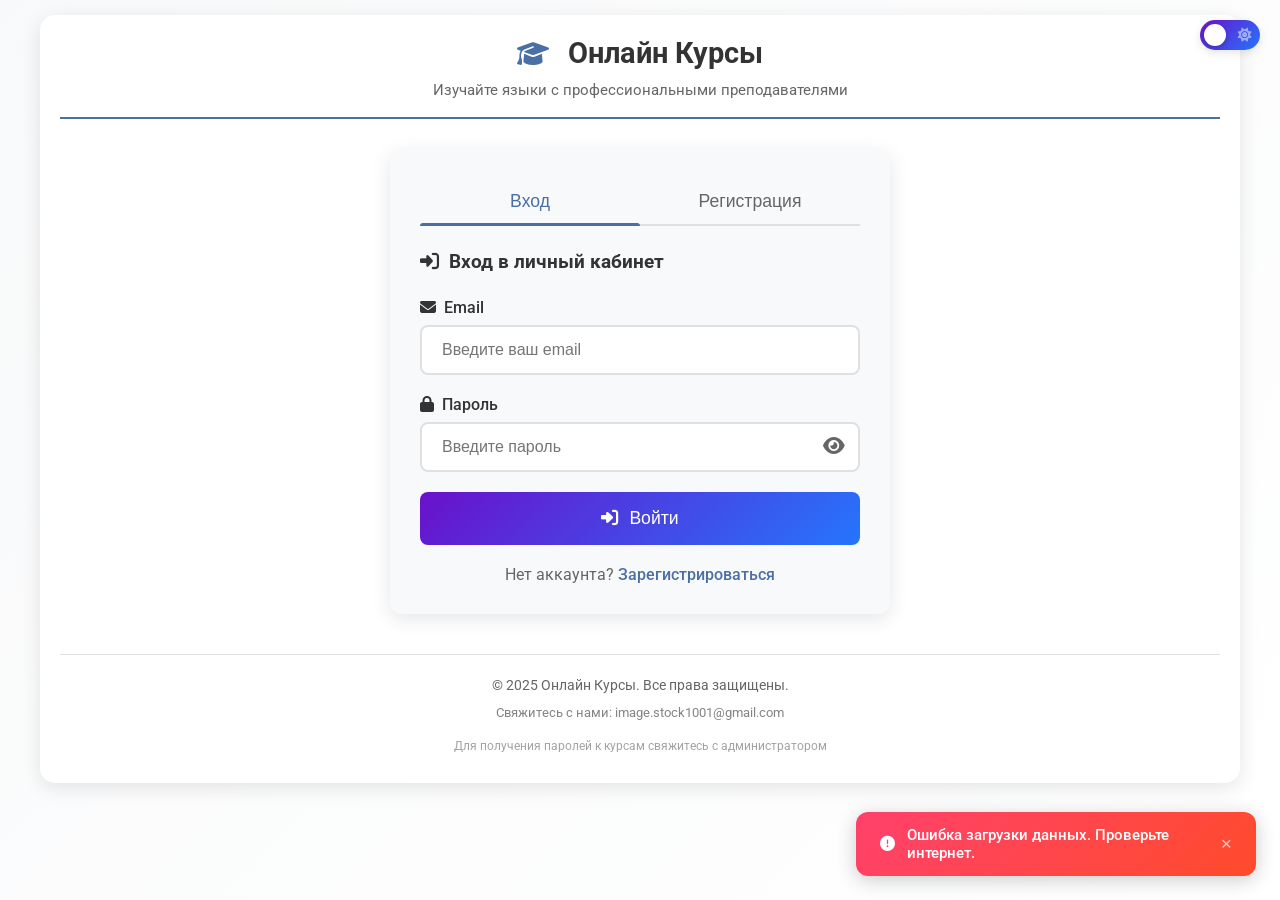
<file: index.html>
<!DOCTYPE html>
<html lang="ru">
<head>
    <meta charset="UTF-8">
    <meta name="viewport" content="width=device-width, initial-scale=1.0, maximum-scale=5.0, user-scalable=yes">
    <meta name="apple-mobile-web-app-capable" content="yes">
    <meta name="format-detection" content="telephone=no">
    <title>Онлайн Курсы</title>
    <link rel="stylesheet" href="style.css">
    <link rel="stylesheet" href="https://cdnjs.cloudflare.com/ajax/libs/font-awesome/6.4.0/css/all.min.css">
    <link href="https://fonts.googleapis.com/css2?family=Roboto:wght@300;400;500;700&display=swap" rel="stylesheet">
    <link rel="icon" href="data:image/svg+xml,<svg xmlns=%22http://www.w3.org/2000/svg%22 viewBox=%220 0 100 100%22><text y=%22.9em%22 font-size=%2290%22>📚</text></svg>">
</head>
<body>

    <!-- Индикатор загрузки -->
    <div class="loading-overlay" id="loadingOverlay">
        <div class="loading-spinner"></div>
    </div>

    <!-- Переключатель темы -->
    <div class="theme-switcher">
        <button id="theme-toggle" class="theme-toggle" aria-label="Переключить тему">
            <i class="fas fa-moon"></i>
            <i class="fas fa-sun"></i>
            <span class="theme-ball"></span>
        </button>
    </div>

    <!-- Кнопка личного кабинета -->
    <div class="user-menu">
        <button id="user-menu-btn" class="user-menu-btn" aria-label="Личный кабинет">
            <i class="fas fa-user-circle"></i>
            <span id="username-display" class="username-display"></span>
        </button>
    </div>

    <div class="container">
        <!-- Шапка сайта -->
        <header>
            <h1><i class="fas fa-graduation-cap"></i> Онлайн Курсы</h1>
            <p class="subtitle">Изучайте языки с профессиональными преподавателями</p>
        </header>

        <!-- Контейнер для авторизации/регистрации -->
        <div id="auth-container" class="auth-container">
            <div class="auth-tabs">
                <button id="login-tab" class="auth-tab active">Вход</button>
                <button id="register-tab" class="auth-tab">Регистрация</button>
            </div>
            
            <!-- Форма входа -->
            <div id="login-form" class="auth-form active">
                <h3><i class="fas fa-sign-in-alt"></i> Вход в личный кабинет</h3>
                <div class="form-group">
                    <label for="login-email"><i class="fas fa-envelope"></i> Email</label>
                    <input type="email" id="login-email" placeholder="Введите ваш email" required>
                </div>
                <div class="form-group">
                    <label for="login-password"><i class="fas fa-lock"></i> Пароль</label>
                    <div class="password-input-group">
                        <input type="password" id="login-password" placeholder="Введите пароль" required>
                        <button type="button" class="toggle-password-btn" data-target="login-password">
                            <i class="fas fa-eye"></i>
                        </button>
                    </div>
                </div>
                <button id="login-btn" class="auth-btn">
                    <i class="fas fa-sign-in-alt"></i> Войти
                </button>
                <p class="auth-switch">
                    Нет аккаунта? <a href="#" id="switch-to-register">Зарегистрироваться</a>
                </p>
                <div id="login-error" class="error-message"></div>
            </div>
            
            <!-- Форма регистрации -->
            <div id="register-form" class="auth-form">
                <h3><i class="fas fa-user-plus"></i> Регистрация</h3>
                <div class="form-group">
                    <label for="register-name"><i class="fas fa-user"></i> Имя</label>
                    <input type="text" id="register-name" placeholder="Введите ваше имя" required>
                </div>
                <div class="form-group">
                    <label for="register-email"><i class="fas fa-envelope"></i> Email</label>
                    <input type="email" id="register-email" placeholder="Введите ваш email" required>
                </div>
                <div class="form-group">
                    <label for="register-password"><i class="fas fa-lock"></i> Пароль</label>
                    <div class="password-input-group">
                        <input type="password" id="register-password" placeholder="Придумайте пароль (мин. 6 символов)" required>
                        <button type="button" class="toggle-password-btn" data-target="register-password">
                            <i class="fas fa-eye"></i>
                        </button>
                    </div>
                </div>
                <div class="form-group">
                    <label for="register-confirm-password"><i class="fas fa-lock"></i> Подтвердите пароль</label>
                    <div class="password-input-group">
                        <input type="password" id="register-confirm-password" placeholder="Повторите пароль" required>
                        <button type="button" class="toggle-password-btn" data-target="register-confirm-password">
                            <i class="fas fa-eye"></i>
                        </button>
                    </div>
                </div>
                <button id="register-btn" class="auth-btn">
                    <i class="fas fa-user-plus"></i> Зарегистрироваться
                </button>
                <p class="auth-switch">
                    Уже есть аккаунт? <a href="#" id="switch-to-login">Войти</a>
                </p>
                <div id="register-error" class="error-message"></div>
                <div id="register-success" class="success-message"></div>
            </div>
        </div>

        <!-- Контейнер для основного контента -->
        <div id="main-content" class="main-content hidden">
            <!-- Разделы курсов -->
            <div class="language-selector">
                <button id="russian-btn" class="lang-btn">
                    <i class="fas fa-book"></i> <span class="btn-text">Русский язык</span>
                    <span class="lock-icon"><i class="fas fa-lock"></i></span>
                </button>
                <button id="english-btn" class="lang-btn">
                    <i class="fas fa-globe"></i> <span class="btn-text">Английский язык</span>
                    <span class="lock-icon"><i class="fas fa-lock"></i></span>
                </button>
            </div>

            <!-- Контейнер для уроков -->
            <div class="lessons-container">
                <h2 id="current-language">Выберите курс для просмотра уроков</h2>
                <div id="lessons-list" class="lessons-list">
                    <div class="select-course-message">
                        <i class="fas fa-key"></i>
                        <h3>Доступ к урокам защищен паролем</h3>
                        <p>Выберите курс и введите пароль для просмотра уроков</p>
                    </div>
                </div>
            </div>

            <!-- Модальное окно для ввода пароля -->
            <div id="password-modal" class="password-modal hidden">
                <div class="modal-content">
                    <div class="modal-header">
                        <h3><i class="fas fa-lock"></i> Требуется пароль</h3>
                        <button id="close-modal" class="close-btn">
                            <i class="fas fa-times"></i>
                        </button>
                    </div>
                    <div class="modal-body">
                        <p id="modal-message">Введите пароль для доступа к курсу</p>
                        <div class="password-input-group">
                            <input type="password" id="password-input" placeholder="Введите пароль" autocomplete="off">
                            <button id="toggle-password" class="toggle-password-btn">
                                <i class="fas fa-eye"></i>
                            </button>
                        </div>
                        <p class="password-hint">Подсказка: Пароль состоит из 5 цифр</p>
                        <div id="password-error" class="error-message">
                            <i class="fas fa-exclamation-circle"></i>
                            <span>Неверный пароль. Попробуйте снова.</span>
                        </div>
                    </div>
                    <div class="modal-footer">
                        <button id="cancel-password" class="cancel-btn">Отмена</button>
                        <button id="submit-password" class="submit-btn">Войти</button>
                    </div>
                </div>
            </div>
        </div>

        <!-- Затемнение фона при открытом видео -->
        <div id="video-overlay" class="video-overlay hidden"></div>

        <!-- Плеер для видео -->
        <div id="video-player" class="video-player hidden">
            <div class="player-header">
                <h3 id="lesson-title">Название урока</h3>
                <button id="close-player" class="close-btn" aria-label="Закрыть плеер">
                    <i class="fas fa-times"></i>
                </button>
            </div>
            
            <div class="video-wrapper">
                <iframe id="youtube-video" width="560" height="315" 
                        src="" 
                        title="YouTube video player" 
                        frameborder="0" 
                        allow="accelerometer; autoplay; clipboard-write; encrypted-media; gyroscope; picture-in-picture; fullscreen"
                        allowfullscreen
                        loading="lazy">
                </iframe>
            </div>
            
            <div class="lesson-materials">
                <h4 id="materials-title"><i class="fas fa-file-alt"></i> Материалы к уроку:</h4>
                <a id="notes-link" href="#" target="_blank" class="notes-btn">
                    <i class="fas fa-download"></i> Скачать конспект (PDF)
                </a>
                <button id="back-to-lessons" class="back-btn">
                    <i class="fas fa-arrow-left"></i> <span class="btn-text">Вернуться к списку уроков</span>
                </button>
            </div>
        </div>

        <!-- Модальное окно личного кабинета -->
        <div id="user-modal" class="user-modal hidden">
            <div class="modal-content">
                <div class="modal-header">
                    <h3><i class="fas fa-user-circle"></i> Личный кабинет</h3>
                    <button id="close-user-modal" class="close-btn">
                        <i class="fas fa-times"></i>
                    </button>
                </div>
                <div class="modal-body">
                    <div class="user-info">
                        <div class="user-avatar">
                            <i class="fas fa-user-circle"></i>
                        </div>
                        <div class="user-details">
                            <h4 id="user-modal-name"></h4>
                            <p id="user-modal-email"></p>
                            <p class="user-reg-date">Зарегистрирован: <span id="user-reg-date"></span></p>
                        </div>
                    </div>
                    
                    <div class="trial-period">
                        <h4><i class="fas fa-clock"></i> Пробный период</h4>
                        <p class="trial-description">Попробуйте бесплатно первый урок каждого курса</p>
                        <div class="trial-buttons">
                            <button id="trial-russian-btn" class="trial-btn">
                                <i class="fas fa-book"></i> Русский язык
                            </button>
                            <button id="trial-english-btn" class="trial-btn">
                                <i class="fas fa-globe"></i> Английский язык
                            </button>
                        </div>
                    </div>
                    
                    <div class="user-access">
                        <h4><i class="fas fa-key"></i> Доступ к курсам</h4>
                        <div class="access-list">
                            <div class="access-item">
                                <i class="fas fa-book"></i>
                                <span>Русский язык:</span>
                                <span class="access-status" id="russian-access">Заблокирован</span>
                            </div>
                            <div class="access-item">
                                <i class="fas fa-globe"></i>
                                <span>Английский язык:</span>
                                <span class="access-status" id="english-access">Заблокирован</span>
                            </div>
                        </div>
                    </div>
                    
                    <div class="user-progress">
                        <h4><i class="fas fa-chart-line"></i> Прогресс обучения</h4>
                        <div class="progress-stats">
                            <div class="progress-stat">
                                <span class="stat-label">Русский язык:</span>
                                <span class="stat-value" id="russian-progress">0%</span>
                                <div class="stat-bar">
                                    <div class="stat-progress" id="russian-progress-bar" style="width: 0%"></div>
                                </div>
                            </div>
                            <div class="progress-stat">
                                <span class="stat-label">Английский язык:</span>
                                <span class="stat-value" id="english-progress">0%</span>
                                <div class="stat-bar">
                                    <div class="stat-progress" id="english-progress-bar" style="width: 0%"></div>
                                </div>
                            </div>
                        </div>
                    </div>
                </div>
                <div class="modal-footer">
                    <button id="logout-btn" class="logout-btn">
                        <i class="fas fa-sign-out-alt"></i> Выйти
                    </button>
                </div>
            </div>
        </div>

        <!-- Подвал -->
        <footer>
            <p>© 2025 Онлайн Курсы. Все права защищены.</p>
            <p class="contact">Свяжитесь с нами: image.stock1001@gmail.com</p>
            <p class="admin-hint">Для получения паролей к курсам свяжитесь с администратором</p>
        </footer>
    </div>

    <!-- Подключаем скрипт -->
    <script src="script.js"></script>
</body>
</html>
</file>
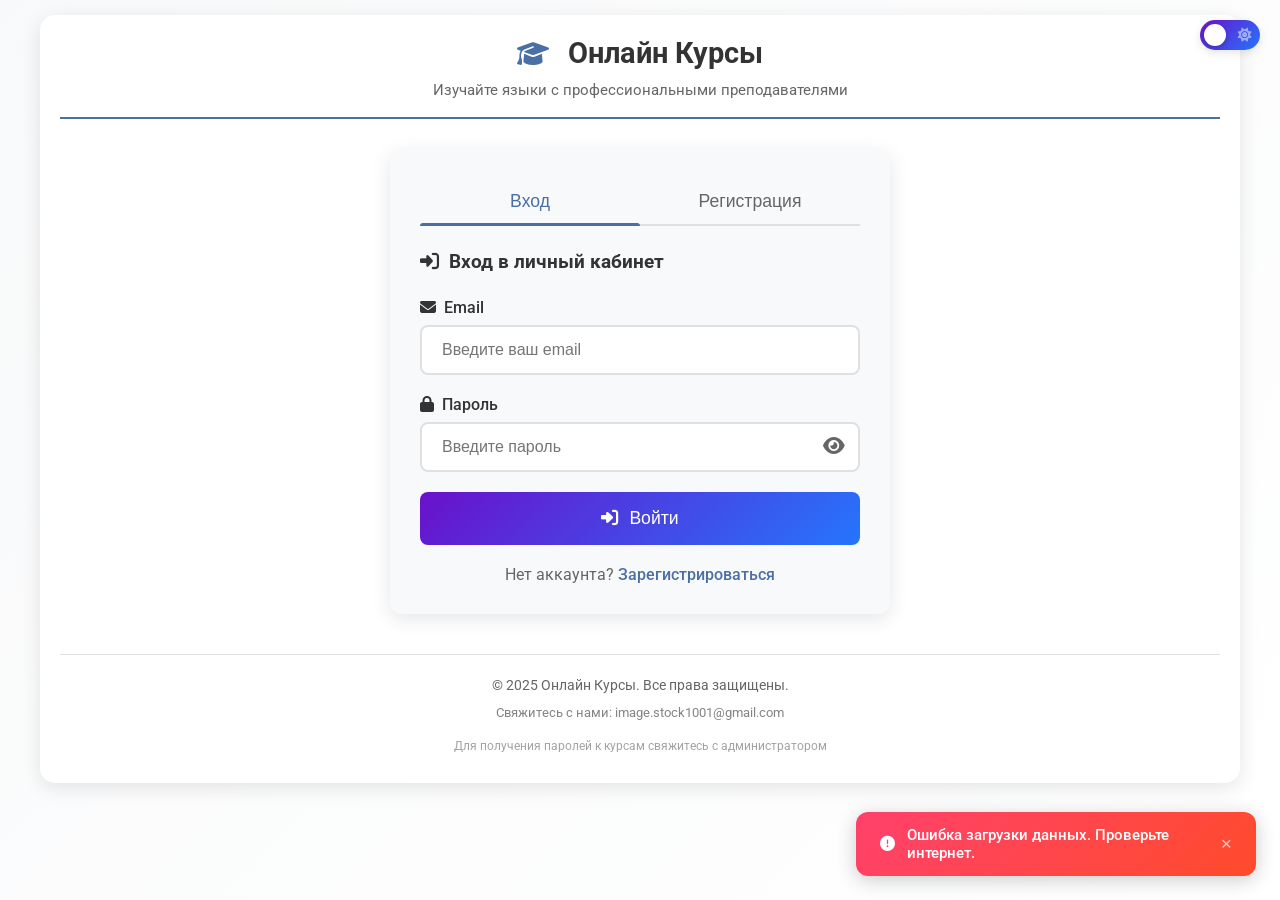
<file: admin.html>
<!DOCTYPE html>
<html lang="ru">
<head>
    <meta charset="UTF-8">
    <meta name="viewport" content="width=device-width, initial-scale=1.0">
    <title>Админ-панель | Онлайн Курсы</title>
    <link rel="stylesheet" href="https://cdnjs.cloudflare.com/ajax/libs/font-awesome/6.4.0/css/all.min.css">
    <link href="https://fonts.googleapis.com/css2?family=Inter:wght@300;400;500;600;700;800&display=swap" rel="stylesheet">
    <style>
        /* ============================================================
           АДМИН-ПАНЕЛЬ СТИЛИ
           ============================================================ */
        :root {
            --bg-body: #f0f4f9;
            --bg-card: #ffffff;
            --bg-sidebar: #1a1a2e;
            --bg-header: linear-gradient(135deg, #1a1a2e 0%, #16213e 100%);
            --text-primary: #1a1a2e;
            --text-secondary: #5a6a7a;
            --text-light: #a0b0c0;
            --text-white: #ffffff;
            --border-color: #e8edf3;
            --shadow-sm: 0 2px 8px rgba(0, 0, 0, 0.06);
            --shadow-md: 0 4px 20px rgba(0, 0, 0, 0.08);
            --shadow-lg: 0 10px 40px rgba(0, 0, 0, 0.12);
            --radius: 16px;
            --radius-sm: 10px;
            --radius-xs: 6px;
            --transition: 0.25s ease;
            --primary: #6c5ce7;
            --primary-dark: #5a4bd1;
            --primary-light: #a29bfe;
            --success: #00b894;
            --danger: #e17055;
            --warning: #fdcb6e;
            --info: #74b9ff;
            --gradient-primary: linear-gradient(135deg, #6c5ce7 0%, #0984e3 100%);
            --gradient-success: linear-gradient(135deg, #00b894 0%, #00cec9 100%);
            --gradient-danger: linear-gradient(135deg, #e17055 0%, #d63031 100%);
            --font: 'Inter', -apple-system, BlinkMacSystemFont, sans-serif;
        }

        *,
        *::before,
        *::after {
            margin: 0;
            padding: 0;
            box-sizing: border-box;
        }

        html {
            font-size: 15px;
            scroll-behavior: smooth;
        }

        body {
            font-family: var(--font);
            background: var(--bg-body);
            color: var(--text-primary);
            min-height: 100vh;
            display: flex;
            padding: 20px;
        }

        /* БОКОВАЯ ПАНЕЛЬ */
        .admin-sidebar {
            width: 250px;
            min-height: 100vh;
            background: var(--bg-sidebar);
            border-radius: var(--radius);
            padding: 28px 20px;
            display: flex;
            flex-direction: column;
            position: sticky;
            top: 20px;
            height: fit-content;
            max-height: calc(100vh - 40px);
            overflow-y: auto;
            box-shadow: var(--shadow-lg);
            flex-shrink: 0;
            margin-right: 24px;
            transition: var(--transition);
        }

        .admin-sidebar::-webkit-scrollbar {
            width: 4px;
        }
        .admin-sidebar::-webkit-scrollbar-track {
            background: transparent;
        }
        .admin-sidebar::-webkit-scrollbar-thumb {
            background: rgba(255, 255, 255, 0.15);
            border-radius: 10px;
        }

        .sidebar-brand {
            display: flex;
            align-items: center;
            gap: 12px;
            padding-bottom: 28px;
            border-bottom: 1px solid rgba(255, 255, 255, 0.06);
            margin-bottom: 24px;
        }

        .sidebar-brand i {
            font-size: 28px;
            color: var(--primary-light);
            background: rgba(108, 92, 231, 0.2);
            padding: 10px;
            border-radius: 12px;
        }

        .sidebar-brand span {
            color: var(--text-white);
            font-size: 1.1rem;
            font-weight: 700;
            letter-spacing: -0.3px;
        }

        .sidebar-brand small {
            display: block;
            color: var(--text-light);
            font-size: 0.7rem;
            font-weight: 400;
            opacity: 0.7;
        }

        .sidebar-nav {
            flex: 1;
            display: flex;
            flex-direction: column;
            gap: 4px;
        }

        .sidebar-nav .nav-label {
            color: var(--text-light);
            font-size: 0.65rem;
            text-transform: uppercase;
            letter-spacing: 0.8px;
            padding: 12px 12px 6px;
            opacity: 0.5;
        }

        .sidebar-nav button {
            display: flex;
            align-items: center;
            gap: 12px;
            padding: 12px 16px;
            background: transparent;
            border: none;
            border-radius: var(--radius-sm);
            color: var(--text-light);
            font-size: 0.9rem;
            font-weight: 500;
            font-family: var(--font);
            cursor: pointer;
            transition: var(--transition);
            width: 100%;
            text-align: left;
        }

        .sidebar-nav button:hover {
            background: rgba(255, 255, 255, 0.06);
            color: var(--text-white);
        }

        .sidebar-nav button.active {
            background: rgba(108, 92, 231, 0.25);
            color: var(--text-white);
            box-shadow: inset 3px 0 0 var(--primary);
        }

        .sidebar-nav button i {
            width: 20px;
            font-size: 1rem;
            text-align: center;
        }

        .sidebar-nav button .badge {
            margin-left: auto;
            background: rgba(255, 255, 255, 0.1);
            padding: 2px 10px;
            border-radius: 20px;
            font-size: 0.7rem;
            font-weight: 600;
            color: var(--text-light);
        }

        .sidebar-footer {
            margin-top: auto;
            padding-top: 20px;
            border-top: 1px solid rgba(255, 255, 255, 0.06);
        }

        .sidebar-footer a,
        .sidebar-footer button {
            display: flex;
            align-items: center;
            gap: 12px;
            padding: 10px 16px;
            border-radius: var(--radius-sm);
            border: none;
            background: transparent;
            color: var(--text-light);
            font-size: 0.85rem;
            font-weight: 500;
            font-family: var(--font);
            cursor: pointer;
            transition: var(--transition);
            width: 100%;
            text-align: left;
            text-decoration: none;
        }

        .sidebar-footer a:hover,
        .sidebar-footer button:hover {
            background: rgba(255, 255, 255, 0.06);
            color: var(--text-white);
        }

        .sidebar-footer .logout-btn {
            color: var(--danger);
        }
        .sidebar-footer .logout-btn:hover {
            background: rgba(225, 112, 85, 0.15);
            color: var(--danger);
        }

        /* ОСНОВНОЙ КОНТЕНТ */
        .admin-main {
            flex: 1;
            min-width: 0;
        }

        .admin-header {
            background: var(--bg-header);
            border-radius: var(--radius);
            padding: 24px 32px;
            display: flex;
            justify-content: space-between;
            align-items: center;
            flex-wrap: wrap;
            gap: 16px;
            margin-bottom: 24px;
            box-shadow: var(--shadow-md);
        }

        .admin-header h1 {
            color: var(--text-white);
            font-size: 1.4rem;
            font-weight: 700;
            display: flex;
            align-items: center;
            gap: 12px;
        }

        .admin-header h1 i {
            color: var(--primary-light);
        }

        .admin-header .header-info {
            display: flex;
            align-items: center;
            gap: 16px;
            color: rgba(255, 255, 255, 0.7);
            font-size: 0.85rem;
        }

        .admin-header .header-info .dot {
            width: 8px;
            height: 8px;
            background: var(--success);
            border-radius: 50%;
            display: inline-block;
            animation: pulse-dot 2s infinite;
        }

        @keyframes pulse-dot {
            0%,
            100% {
                opacity: 1;
            }
            50% {
                opacity: 0.3;
            }
        }

        .admin-header .header-actions {
            display: flex;
            gap: 10px;
        }

        .admin-header .header-actions a,
        .admin-header .header-actions button {
            padding: 8px 18px;
            border-radius: var(--radius-xs);
            border: 1px solid rgba(255, 255, 255, 0.15);
            background: rgba(255, 255, 255, 0.06);
            color: rgba(255, 255, 255, 0.85);
            font-size: 0.8rem;
            font-weight: 500;
            font-family: var(--font);
            cursor: pointer;
            transition: var(--transition);
            text-decoration: none;
            display: inline-flex;
            align-items: center;
            gap: 8px;
        }

        .admin-header .header-actions a:hover,
        .admin-header .header-actions button:hover {
            background: rgba(255, 255, 255, 0.12);
            color: #fff;
        }

        /* СТАТИСТИКА */
        .stats-grid {
            display: grid;
            grid-template-columns: repeat(auto-fit, minmax(180px, 1fr));
            gap: 16px;
            margin-bottom: 28px;
        }

        .stat-card {
            background: var(--bg-card);
            border-radius: var(--radius);
            padding: 20px 24px;
            display: flex;
            align-items: center;
            gap: 16px;
            box-shadow: var(--shadow-sm);
            border: 1px solid var(--border-color);
            transition: var(--transition);
        }

        .stat-card:hover {
            transform: translateY(-2px);
            box-shadow: var(--shadow-md);
        }

        .stat-card .icon {
            width: 48px;
            height: 48px;
            border-radius: 12px;
            display: flex;
            align-items: center;
            justify-content: center;
            font-size: 1.3rem;
            flex-shrink: 0;
        }

        .stat-card .icon.purple {
            background: rgba(108, 92, 231, 0.12);
            color: var(--primary);
        }
        .stat-card .icon.green {
            background: rgba(0, 184, 148, 0.12);
            color: var(--success);
        }
        .stat-card .icon.orange {
            background: rgba(253, 203, 110, 0.15);
            color: #e17055;
        }
        .stat-card .icon.blue {
            background: rgba(116, 185, 255, 0.12);
            color: var(--info);
        }

        .stat-card .info .number {
            font-size: 1.6rem;
            font-weight: 800;
            line-height: 1.2;
            color: var(--text-primary);
        }

        .stat-card .info .label {
            font-size: 0.8rem;
            color: var(--text-secondary);
            font-weight: 500;
        }

        /* ВКЛАДКИ */
        .tab-content {
            display: none;
            animation: fadeUp 0.3s ease;
        }

        .tab-content.active {
            display: block;
        }

        @keyframes fadeUp {
            from {
                opacity: 0;
                transform: translateY(12px);
            }
            to {
                opacity: 1;
                transform: translateY(0);
            }
        }

        .toolbar {
            display: flex;
            flex-wrap: wrap;
            gap: 12px;
            margin-bottom: 20px;
            align-items: center;
        }

        .toolbar .btn {
            padding: 10px 20px;
            border: none;
            border-radius: var(--radius-xs);
            font-size: 0.85rem;
            font-weight: 600;
            font-family: var(--font);
            cursor: pointer;
            transition: var(--transition);
            display: inline-flex;
            align-items: center;
            gap: 8px;
            background: var(--bg-card);
            color: var(--text-primary);
            border: 1px solid var(--border-color);
            box-shadow: var(--shadow-sm);
        }

        .toolbar .btn:hover {
            transform: translateY(-1px);
            box-shadow: var(--shadow-md);
        }
        .toolbar .btn:active {
            transform: scale(0.97);
        }

        .toolbar .btn-primary {
            background: var(--gradient-primary);
            color: #fff;
            border: none;
        }
        .toolbar .btn-primary:hover {
            box-shadow: 0 4px 16px rgba(108, 92, 231, 0.35);
        }

        .toolbar .btn-success {
            background: var(--gradient-success);
            color: #fff;
            border: none;
        }
        .toolbar .btn-success:hover {
            box-shadow: 0 4px 16px rgba(0, 184, 148, 0.35);
        }

        .toolbar .btn-danger {
            background: var(--gradient-danger);
            color: #fff;
            border: none;
        }
        .toolbar .btn-danger:hover {
            box-shadow: 0 4px 16px rgba(225, 112, 85, 0.35);
        }

        .toolbar .search-wrap {
            position: relative;
            flex: 1;
            min-width: 180px;
        }

        .toolbar .search-wrap input {
            width: 100%;
            padding: 10px 16px 10px 40px;
            border: 1px solid var(--border-color);
            border-radius: var(--radius-xs);
            font-size: 0.85rem;
            font-family: var(--font);
            background: var(--bg-card);
            color: var(--text-primary);
            transition: var(--transition);
            box-shadow: var(--shadow-sm);
        }

        .toolbar .search-wrap input:focus {
            outline: none;
            border-color: var(--primary);
            box-shadow: 0 0 0 3px rgba(108, 92, 231, 0.15);
        }

        .toolbar .search-wrap i {
            position: absolute;
            left: 14px;
            top: 50%;
            transform: translateY(-50%);
            color: var(--text-secondary);
            font-size: 0.9rem;
        }

        .toolbar .filter-group {
            display: flex;
            gap: 4px;
            background: var(--bg-card);
            padding: 4px;
            border-radius: var(--radius-xs);
            border: 1px solid var(--border-color);
            box-shadow: var(--shadow-sm);
        }

        .toolbar .filter-group button {
            padding: 6px 14px;
            border: none;
            border-radius: var(--radius-xs);
            font-size: 0.78rem;
            font-weight: 600;
            font-family: var(--font);
            cursor: pointer;
            transition: var(--transition);
            background: transparent;
            color: var(--text-secondary);
        }

        .toolbar .filter-group button:hover {
            background: var(--bg-body);
        }

        .toolbar .filter-group button.active {
            background: var(--primary);
            color: #fff;
        }

        /* ТАБЛИЦА */
        .table-wrap {
            background: var(--bg-card);
            border-radius: var(--radius);
            border: 1px solid var(--border-color);
            overflow: hidden;
            box-shadow: var(--shadow-sm);
        }

        .table-scroll {
            overflow-x: auto;
            -webkit-overflow-scrolling: touch;
        }

        table {
            width: 100%;
            border-collapse: collapse;
            font-size: 0.85rem;
            min-width: 700px;
        }

        table thead {
            background: var(--bg-body);
        }

        table th {
            padding: 14px 18px;
            text-align: left;
            font-weight: 600;
            font-size: 0.75rem;
            text-transform: uppercase;
            letter-spacing: 0.4px;
            color: var(--text-secondary);
            border-bottom: 2px solid var(--border-color);
            white-space: nowrap;
        }

        table td {
            padding: 14px 18px;
            border-bottom: 1px solid var(--border-color);
            color: var(--text-primary);
            vertical-align: middle;
        }

        table tbody tr:hover {
            background: rgba(108, 92, 231, 0.02);
        }

        table tbody tr:last-child td {
            border-bottom: none;
        }

        .table-actions {
            display: flex;
            gap: 4px;
            flex-wrap: wrap;
        }

        .table-actions .btn-icon {
            width: 32px;
            height: 32px;
            border: none;
            border-radius: var(--radius-xs);
            cursor: pointer;
            font-size: 0.8rem;
            transition: var(--transition);
            display: inline-flex;
            align-items: center;
            justify-content: center;
            background: transparent;
            color: var(--text-secondary);
        }

        .table-actions .btn-icon:hover {
            background: var(--bg-body);
            color: var(--text-primary);
            transform: scale(1.05);
        }

        .table-actions .btn-icon.edit:hover {
            background: rgba(116, 185, 255, 0.15);
            color: var(--info);
        }
        .table-actions .btn-icon.unlock:hover {
            background: rgba(0, 184, 148, 0.15);
            color: var(--success);
        }
        .table-actions .btn-icon.delete:hover {
            background: rgba(225, 112, 85, 0.15);
            color: var(--danger);
        }
        .table-actions .btn-icon.eye:hover {
            background: rgba(108, 92, 231, 0.12);
            color: var(--primary);
        }

        .badge-status {
            display: inline-block;
            padding: 3px 12px;
            border-radius: 20px;
            font-size: 0.7rem;
            font-weight: 600;
        }

        .badge-status.unlocked {
            background: rgba(0, 184, 148, 0.12);
            color: var(--success);
        }
        .badge-status.locked {
            background: rgba(225, 112, 85, 0.10);
            color: var(--danger);
        }
        .badge-status.russian {
            background: rgba(108, 92, 231, 0.12);
            color: var(--primary);
        }
        .badge-status.english {
            background: rgba(116, 185, 255, 0.12);
            color: var(--info);
        }

        .empty-state {
            text-align: center;
            padding: 48px 20px;
            color: var(--text-secondary);
        }

        .empty-state i {
            font-size: 2.8rem;
            opacity: 0.3;
            margin-bottom: 12px;
            display: block;
        }
        .empty-state h4 {
            color: var(--text-primary);
            margin-bottom: 4px;
        }

        .pagination {
            display: flex;
            justify-content: center;
            gap: 6px;
            padding: 16px 20px;
            border-top: 1px solid var(--border-color);
            flex-wrap: wrap;
        }

        .pagination button {
            padding: 6px 14px;
            border: 1px solid var(--border-color);
            border-radius: var(--radius-xs);
            background: var(--bg-card);
            color: var(--text-secondary);
            font-size: 0.8rem;
            font-weight: 500;
            font-family: var(--font);
            cursor: pointer;
            transition: var(--transition);
        }

        .pagination button:hover {
            background: var(--bg-body);
            border-color: var(--primary);
            color: var(--text-primary);
        }

        .pagination button.active {
            background: var(--primary);
            color: #fff;
            border-color: var(--primary);
        }

        .pagination button:disabled {
            opacity: 0.4;
            cursor: not-allowed;
        }

        /* МОДАЛЬНЫЕ ОКНА */
        .modal-overlay {
            position: fixed;
            inset: 0;
            background: rgba(0, 0, 0, 0.5);
            backdrop-filter: blur(6px);
            z-index: 9999;
            display: none;
            align-items: center;
            justify-content: center;
            padding: 20px;
        }

        .modal-overlay.active {
            display: flex;
            animation: fadeIn 0.25s ease;
        }

        @keyframes fadeIn {
            from {
                opacity: 0;
            }
            to {
                opacity: 1;
            }
        }

        .modal-box {
            background: var(--bg-card);
            border-radius: var(--radius);
            width: 100%;
            max-width: 560px;
            max-height: 90vh;
            overflow: hidden;
            box-shadow: var(--shadow-lg);
            transform: scale(0.96);
            transition: transform 0.25s ease;
            display: flex;
            flex-direction: column;
        }

        .modal-overlay.active .modal-box {
            transform: scale(1);
        }

        .modal-box.large {
            max-width: 780px;
        }
        .modal-box.small {
            max-width: 420px;
        }

        .modal-header {
            padding: 20px 24px;
            border-bottom: 1px solid var(--border-color);
            display: flex;
            align-items: center;
            justify-content: space-between;
            flex-shrink: 0;
        }

        .modal-header h3 {
            font-size: 1.05rem;
            font-weight: 700;
            display: flex;
            align-items: center;
            gap: 10px;
        }

        .modal-header .close-btn {
            width: 36px;
            height: 36px;
            border: none;
            border-radius: 50%;
            background: var(--bg-body);
            font-size: 1.2rem;
            cursor: pointer;
            transition: var(--transition);
            display: flex;
            align-items: center;
            justify-content: center;
            color: var(--text-secondary);
        }

        .modal-header .close-btn:hover {
            background: rgba(225, 112, 85, 0.12);
            color: var(--danger);
            transform: rotate(90deg);
        }

        .modal-body {
            padding: 24px;
            overflow-y: auto;
            flex: 1;
        }

        .modal-footer {
            padding: 16px 24px;
            border-top: 1px solid var(--border-color);
            display: flex;
            justify-content: flex-end;
            gap: 10px;
            flex-shrink: 0;
        }

        .form-group {
            margin-bottom: 18px;
        }

        .form-group label {
            display: block;
            font-weight: 600;
            font-size: 0.85rem;
            margin-bottom: 5px;
            color: var(--text-primary);
        }

        .form-group label .hint {
            font-weight: 400;
            color: var(--text-secondary);
            font-size: 0.75rem;
        }

        .form-group input,
        .form-group select,
        .form-group textarea {
            width: 100%;
            padding: 10px 14px;
            border: 1px solid var(--border-color);
            border-radius: var(--radius-xs);
            font-size: 0.9rem;
            font-family: var(--font);
            background: var(--bg-body);
            color: var(--text-primary);
            transition: var(--transition);
        }

        .form-group input:focus,
        .form-group select:focus,
        .form-group textarea:focus {
            outline: none;
            border-color: var(--primary);
            box-shadow: 0 0 0 3px rgba(108, 92, 231, 0.12);
            background: var(--bg-card);
        }

        .form-group textarea {
            resize: vertical;
            min-height: 60px;
        }

        .form-row {
            display: grid;
            grid-template-columns: 1fr 1fr;
            gap: 16px;
        }

        .form-row .full {
            grid-column: 1 / -1;
        }

        .checkbox-group {
            display: flex;
            gap: 20px;
            flex-wrap: wrap;
            padding-top: 6px;
        }

        .checkbox-group label {
            display: flex;
            align-items: center;
            gap: 8px;
            font-weight: 400;
            font-size: 0.9rem;
            cursor: pointer;
        }

        .checkbox-group input[type="checkbox"] {
            width: 18px;
            height: 18px;
            accent-color: var(--primary);
            cursor: pointer;
        }

        .progress-inputs {
            display: flex;
            gap: 20px;
            flex-wrap: wrap;
        }

        .progress-inputs label {
            display: flex;
            align-items: center;
            gap: 8px;
            font-weight: 400;
            font-size: 0.85rem;
        }

        .progress-inputs input[type="number"] {
            width: 70px;
            padding: 6px 10px;
        }

        .modal-footer .btn {
            padding: 10px 24px;
            border: none;
            border-radius: var(--radius-xs);
            font-size: 0.85rem;
            font-weight: 600;
            font-family: var(--font);
            cursor: pointer;
            transition: var(--transition);
        }

        .modal-footer .btn-secondary {
            background: var(--bg-body);
            color: var(--text-secondary);
        }
        .modal-footer .btn-secondary:hover {
            background: var(--border-color);
        }

        .modal-footer .btn-primary {
            background: var(--gradient-primary);
            color: #fff;
        }
        .modal-footer .btn-primary:hover {
            box-shadow: 0 4px 16px rgba(108, 92, 231, 0.3);
        }

        .modal-footer .btn-danger {
            background: var(--gradient-danger);
            color: #fff;
        }
        .modal-footer .btn-danger:hover {
            box-shadow: 0 4px 16px rgba(225, 112, 85, 0.3);
        }

        /* УПРАВЛЕНИЕ УРОКАМИ ПОЛЬЗОВАТЕЛЯ */
        .user-lessons-toolbar {
            display: flex;
            flex-wrap: wrap;
            gap: 12px;
            align-items: center;
            margin-bottom: 16px;
        }

        .user-lessons-toolbar .lang-filter {
            display: flex;
            gap: 4px;
            background: var(--bg-body);
            padding: 4px;
            border-radius: var(--radius-xs);
            border: 1px solid var(--border-color);
        }

        .user-lessons-toolbar .lang-filter button {
            padding: 6px 16px;
            border: none;
            border-radius: var(--radius-xs);
            font-size: 0.78rem;
            font-weight: 600;
            font-family: var(--font);
            cursor: pointer;
            transition: var(--transition);
            background: transparent;
            color: var(--text-secondary);
        }

        .user-lessons-toolbar .lang-filter button:hover {
            background: var(--bg-card);
        }

        .user-lessons-toolbar .lang-filter button.active {
            background: var(--primary);
            color: #fff;
        }

        .lessons-grid {
            display: grid;
            grid-template-columns: repeat(auto-fill, minmax(200px, 1fr));
            gap: 10px;
            max-height: 400px;
            overflow-y: auto;
            padding-right: 4px;
        }

        .lessons-grid::-webkit-scrollbar {
            width: 4px;
        }
        .lessons-grid::-webkit-scrollbar-thumb {
            background: var(--border-color);
            border-radius: 10px;
        }

        .lesson-item {
            display: flex;
            align-items: center;
            justify-content: space-between;
            padding: 10px 14px;
            border-radius: var(--radius-xs);
            border: 1px solid var(--border-color);
            background: var(--bg-body);
            transition: var(--transition);
            gap: 8px;
        }

        .lesson-item .name {
            font-size: 0.82rem;
            font-weight: 500;
            flex: 1;
            min-width: 0;
            overflow: hidden;
            text-overflow: ellipsis;
            white-space: nowrap;
        }

        .lesson-item .status {
            font-size: 0.7rem;
            padding: 2px 10px;
            border-radius: 20px;
            font-weight: 600;
            flex-shrink: 0;
        }

        .lesson-item .status.unlocked {
            background: rgba(0, 184, 148, 0.12);
            color: var(--success);
        }
        .lesson-item .status.locked {
            background: rgba(225, 112, 85, 0.10);
            color: var(--danger);
        }

        .lesson-item .toggle-btn {
            padding: 4px 12px;
            border: none;
            border-radius: var(--radius-xs);
            font-size: 0.7rem;
            font-weight: 600;
            font-family: var(--font);
            cursor: pointer;
            transition: var(--transition);
            flex-shrink: 0;
        }

        .lesson-item .toggle-btn.unlock {
            background: var(--success);
            color: #fff;
        }
        .lesson-item .toggle-btn.unlock:hover {
            opacity: 0.85;
        }

        .lesson-item .toggle-btn.lock {
            background: var(--danger);
            color: #fff;
        }
        .lesson-item .toggle-btn.lock:hover {
            opacity: 0.85;
        }

        /* НАСТРОЙКИ */
        .settings-section {
            background: var(--bg-card);
            border-radius: var(--radius);
            padding: 24px;
            margin-bottom: 20px;
            border: 1px solid var(--border-color);
            box-shadow: var(--shadow-sm);
        }

        .settings-section h3 {
            font-size: 1rem;
            font-weight: 700;
            margin-bottom: 16px;
            display: flex;
            align-items: center;
            gap: 10px;
        }

        .settings-section.danger {
            border-color: rgba(225, 112, 85, 0.3);
            background: rgba(225, 112, 85, 0.03);
        }

        .settings-section.danger h3 {
            color: var(--danger);
        }

        .settings-row {
            display: grid;
            grid-template-columns: 1fr 1fr;
            gap: 16px;
        }

        .settings-row .full {
            grid-column: 1 / -1;
        }

        .settings-item {
            display: flex;
            flex-direction: column;
            gap: 4px;
        }

        .settings-item label {
            font-weight: 600;
            font-size: 0.8rem;
            color: var(--text-secondary);
        }

        .settings-item .input-group {
            display: flex;
            gap: 8px;
        }

        .settings-item .input-group input {
            flex: 1;
            padding: 8px 14px;
            border: 1px solid var(--border-color);
            border-radius: var(--radius-xs);
            font-size: 0.85rem;
            font-family: var(--font);
            background: var(--bg-body);
            color: var(--text-primary);
            transition: var(--transition);
        }

        .settings-item .input-group input:focus {
            outline: none;
            border-color: var(--primary);
        }

        .settings-item .input-group .btn-save {
            padding: 8px 16px;
            border: none;
            border-radius: var(--radius-xs);
            background: var(--success);
            color: #fff;
            font-size: 0.8rem;
            font-weight: 600;
            cursor: pointer;
            transition: var(--transition);
        }

        .settings-item .input-group .btn-save:hover {
            opacity: 0.85;
        }

        .settings-actions {
            display: flex;
            flex-wrap: wrap;
            gap: 10px;
            margin-top: 8px;
        }

        /* TOAST */
        .toast-container {
            position: fixed;
            bottom: 24px;
            right: 24px;
            z-index: 99999;
            display: flex;
            flex-direction: column;
            gap: 10px;
            max-width: 400px;
            width: 100%;
        }

        .toast {
            padding: 14px 20px;
            border-radius: var(--radius-sm);
            color: #fff;
            font-weight: 500;
            font-size: 0.85rem;
            box-shadow: var(--shadow-lg);
            animation: slideUp 0.35s ease;
            display: flex;
            align-items: center;
            gap: 12px;
            backdrop-filter: blur(8px);
        }

        .toast.success {
            background: var(--gradient-success);
        }
        .toast.error {
            background: var(--gradient-danger);
        }
        .toast.warning {
            background: linear-gradient(135deg, #fdcb6e, #f39c12);
        }
        .toast.info {
            background: var(--gradient-primary);
        }

        @keyframes slideUp {
            from {
                opacity: 0;
                transform: translateY(20px);
            }
            to {
                opacity: 1;
                transform: translateY(0);
            }
        }

        .toast .toast-close {
            background: none;
            border: none;
            color: rgba(255, 255, 255, 0.7);
            font-size: 1.1rem;
            cursor: pointer;
            margin-left: auto;
            transition: var(--transition);
            padding: 0 4px;
        }

        .toast .toast-close:hover {
            color: #fff;
            transform: scale(1.2);
        }

        /* ЗАГРУЗКА */
        .loading-overlay {
            position: fixed;
            top: 0;
            left: 0;
            right: 0;
            bottom: 0;
            background: rgba(0, 0, 0, 0.5);
            z-index: 99999;
            display: none;
            align-items: center;
            justify-content: center;
            backdrop-filter: blur(4px);
        }

        .loading-overlay.active {
            display: flex;
        }

        .loading-spinner {
            width: 50px;
            height: 50px;
            border: 4px solid rgba(255, 255, 255, 0.3);
            border-top-color: #fff;
            border-radius: 50%;
            animation: spin 0.8s linear infinite;
        }

        @keyframes spin {
            to {
                transform: rotate(360deg);
            }
        }

        /* АДАПТИВНОСТЬ */
        @media (max-width: 1024px) {
            body {
                padding: 12px;
                flex-direction: column;
            }

            .admin-sidebar {
                width: 100%;
                min-height: auto;
                flex-direction: row;
                flex-wrap: wrap;
                padding: 16px 20px;
                margin-right: 0;
                margin-bottom: 16px;
                position: static;
                max-height: none;
                border-radius: var(--radius);
            }

            .sidebar-brand {
                padding-bottom: 0;
                border-bottom: none;
                margin-bottom: 0;
                flex: 1;
            }

            .sidebar-nav {
                flex-direction: row;
                flex-wrap: wrap;
                gap: 2px;
                flex: 1;
            }

            .sidebar-nav .nav-label {
                display: none;
            }

            .sidebar-nav button {
                padding: 8px 14px;
                font-size: 0.8rem;
                width: auto;
            }

            .sidebar-nav button .badge {
                display: none;
            }

            .sidebar-footer {
                display: flex;
                gap: 6px;
                padding-top: 0;
                border-top: none;
                margin-left: auto;
            }

            .sidebar-footer a,
            .sidebar-footer button {
                padding: 8px 14px;
                width: auto;
                font-size: 0.8rem;
            }
        }

        @media (max-width: 768px) {
            .admin-header {
                padding: 18px 20px;
                flex-direction: column;
                align-items: stretch;
                gap: 12px;
            }

            .admin-header .header-info {
                justify-content: center;
            }
            .admin-header .header-actions {
                justify-content: center;
            }

            .stats-grid {
                grid-template-columns: 1fr 1fr;
            }

            .form-row {
                grid-template-columns: 1fr;
            }
            .settings-row {
                grid-template-columns: 1fr;
            }

            .modal-box {
                max-width: 100%;
                margin: 10px;
                max-height: 95vh;
            }

            .lessons-grid {
                grid-template-columns: 1fr;
            }

            .toolbar {
                flex-direction: column;
                align-items: stretch;
            }

            .toolbar .filter-group {
                align-self: flex-start;
            }

            table {
                font-size: 0.78rem;
                min-width: 600px;
            }

            table th,
            table td {
                padding: 10px 12px;
            }
        }

        @media (max-width: 480px) {
            .stats-grid {
                grid-template-columns: 1fr;
            }

            .admin-sidebar .sidebar-nav button span:not(.badge) {
                display: none;
            }

            .admin-sidebar .sidebar-nav button i {
                font-size: 1.1rem;
                width: auto;
            }

            .admin-sidebar .sidebar-nav button {
                padding: 10px 12px;
            }

            .sidebar-footer a span,
            .sidebar-footer button span {
                display: none;
            }

            .sidebar-footer a i,
            .sidebar-footer button i {
                font-size: 1.1rem;
            }
        }
    </style>
</head>
<body>

    <!-- ИНДИКАТОР ЗАГРУЗКИ -->
    <div class="loading-overlay" id="loadingOverlay">
        <div class="loading-spinner"></div>
    </div>

    <!-- БОКОВАЯ ПАНЕЛЬ -->
    <aside class="admin-sidebar" id="sidebar">
        <div class="sidebar-brand">
            <i class="fas fa-crown"></i>
            <div>
                <span>Админ-панель</span>
                <small>Онлайн Курсы</small>
            </div>
        </div>

        <nav class="sidebar-nav">
            <div class="nav-label">Управление</div>
            <button class="active" data-tab="users">
                <i class="fas fa-users"></i>
                <span>Пользователи</span>
                <span class="badge" id="sidebar-users-count">0</span>
            </button>
            <button data-tab="lessons">
                <i class="fas fa-book"></i>
                <span>Уроки</span>
                <span class="badge" id="sidebar-lessons-count">0</span>
            </button>
            <button data-tab="settings">
                <i class="fas fa-sliders-h"></i>
                <span>Настройки</span>
            </button>
        </nav>

        <div class="sidebar-footer">
            <a href="index.html" title="На сайт">
                <i class="fas fa-arrow-left"></i>
                <span>На сайт</span>
            </a>
            <button class="logout-btn" id="logoutBtn">
                <i class="fas fa-sign-out-alt"></i>
                <span>Выйти</span>
            </button>
        </div>
    </aside>

    <!-- ОСНОВНОЙ КОНТЕНТ -->
    <main class="admin-main">

        <!-- Шапка -->
        <header class="admin-header">
            <h1><i class="fas fa-shield-alt"></i> Панель управления</h1>
            <div class="header-info">
                <span class="dot"></span>
                <span>Система работает</span>
                <span>|</span>
                <span id="header-date"></span>
            </div>
            <div class="header-actions">
                <a href="index.html"><i class="fas fa-external-link-alt"></i> На сайт</a>
                <button id="refreshBtn"><i class="fas fa-sync"></i> Обновить</button>
            </div>
        </header>

        <!-- Статистика -->
        <section class="stats-grid" id="statsGrid">
            <div class="stat-card">
                <div class="icon purple"><i class="fas fa-users"></i></div>
                <div class="info">
                    <div class="number" id="statUsers">0</div>
                    <div class="label">Всего пользователей</div>
                </div>
            </div>
            <div class="stat-card">
                <div class="icon green"><i class="fas fa-book-open"></i></div>
                <div class="info">
                    <div class="number" id="statLessons">0</div>
                    <div class="label">Всего уроков</div>
                </div>
            </div>
            <div class="stat-card">
                <div class="icon orange"><i class="fas fa-unlock"></i></div>
                <div class="info">
                    <div class="number" id="statUnlocked">0</div>
                    <div class="label">Разблокированных курсов</div>
                </div>
            </div>
            <div class="stat-card">
                <div class="icon blue"><i class="fas fa-user-graduate"></i></div>
                <div class="info">
                    <div class="number" id="statActive">0</div>
                    <div class="label">Активных пользователей</div>
                </div>
            </div>
        </section>

        <!-- ВКЛАДКА: ПОЛЬЗОВАТЕЛИ -->
        <section class="tab-content active" id="tab-users">
            <div class="toolbar">
                <button class="btn btn-primary" id="addUserBtn"><i class="fas fa-user-plus"></i> Добавить</button>
                <button class="btn btn-success" id="exportCsvBtn"><i class="fas fa-file-export"></i> CSV</button>
                <div class="search-wrap">
                    <i class="fas fa-search"></i>
                    <input type="text" id="searchUsers" placeholder="Поиск по имени или email..." />
                </div>
            </div>

            <div class="table-wrap">
                <div class="table-scroll">
                    <table>
                        <thead>
                            <tr>
                                <th>Имя</th>
                                <th>Email</th>
                                <th>Пароль</th>
                                <th>Регистрация</th>
                                <th>Русский</th>
                                <th>Английский</th>
                                <th style="min-width:140px;">Действия</th>
                            </tr>
                        </thead>
                        <tbody id="usersBody">
                        </tbody>
                    </table>
                </div>
                <div class="pagination" id="usersPagination"></div>
            </div>
        </section>

        <!-- ВКЛАДКА: УРОКИ -->
        <section class="tab-content" id="tab-lessons">
            <div class="toolbar">
                <button class="btn btn-primary" id="addLessonBtn"><i class="fas fa-plus-circle"></i> Добавить урок</button>
                <div class="filter-group" id="lessonFilter">
                    <button class="active" data-filter="all">Все</button>
                    <button data-filter="russian">🇷🇺 Русский</button>
                    <button data-filter="english">🇬🇧 Английский</button>
                </div>
                <button class="btn btn-success" id="syncLessonsBtn"><i class="fas fa-cloud-upload-alt"></i> Синхронизировать</button>
            </div>

            <div class="table-wrap">
                <div class="table-scroll">
                    <table>
                        <thead>
                            <tr>
                                <th>#</th>
                                <th>Курс</th>
                                <th>Название</th>
                                <th>ID видео</th>
                                <th>Длит.</th>
                                <th>Конспект</th>
                                <th style="min-width:100px;">Действия</th>
                            </tr>
                        </thead>
                        <tbody id="lessonsBody">
                        </tbody>
                    </table>
                </div>
            </div>
        </section>

        <!-- ВКЛАДКА: НАСТРОЙКИ -->
        <section class="tab-content" id="tab-settings">
            <div class="settings-section">
                <h3><i class="fas fa-key"></i> Пароли курсов</h3>
                <div class="settings-row">
                    <div class="settings-item">
                        <label>Русский язык</label>
                        <div class="input-group">
                            <input type="text" id="setRussianPass" placeholder="Пароль для русского курса" />
                            <button class="btn-save" data-setting="russianPassword"><i class="fas fa-save"></i></button>
                        </div>
                    </div>
                    <div class="settings-item">
                        <label>Английский язык</label>
                        <div class="input-group">
                            <input type="text" id="setEnglishPass" placeholder="Пароль для английского курса" />
                            <button class="btn-save" data-setting="englishPassword"><i class="fas fa-save"></i></button>
                        </div>
                    </div>
                </div>
            </div>

            <div class="settings-section danger">
                <h3><i class="fas fa-exclamation-triangle"></i> Управление данными</h3>
                <div class="settings-actions">
                    <button class="btn btn-success" id="exportBackupBtn"><i class="fas fa-download"></i> Бэкап (JSON)</button>
                    <button class="btn btn-danger" id="clearAllBtn"><i class="fas fa-trash"></i> Очистить всё</button>
                </div>
            </div>
        </section>

    </main>

    <!-- МОДАЛЬНОЕ ОКНО: ПОЛЬЗОВАТЕЛЬ -->
    <div class="modal-overlay" id="userModal">
        <div class="modal-box">
            <div class="modal-header">
                <h3 id="userModalTitle"><i class="fas fa-user-plus"></i> Добавить пользователя</h3>
                <button class="close-btn" data-close="userModal">&times;</button>
            </div>
            <div class="modal-body">
                <form id="userForm" autocomplete="off">
                    <input type="hidden" id="userFormId" />
                    <div class="form-group">
                        <label>Имя</label>
                        <input type="text" id="userFormName" placeholder="Введите имя" required />
                    </div>
                    <div class="form-group">
                        <label>Email</label>
                        <input type="email" id="userFormEmail" placeholder="Введите email" required />
                    </div>
                    <div class="form-group">
                        <label>Пароль <span class="hint">(оставьте пустым, чтобы не менять)</span></label>
                        <input type="text" id="userFormPass" placeholder="Придумайте пароль" />
                    </div>
                    <div class="form-row">
                        <div class="form-group">
                            <label>Доступы</label>
                            <div class="checkbox-group">
                                <label><input type="checkbox" id="userFormRussian" /> Русский</label>
                                <label><input type="checkbox" id="userFormEnglish" /> Английский</label>
                            </div>
                        </div>
                        <div class="form-group">
                            <label>Прогресс</label>
                            <div class="progress-inputs">
                                <label>Рус: <input type="number" id="userFormRusProg" min="0" max="100" value="0" />%</label>
                                <label>Анг: <input type="number" id="userFormEngProg" min="0" max="100" value="0" />%</label>
                            </div>
                        </div>
                    </div>
                </form>
            </div>
            <div class="modal-footer">
                <button class="btn btn-secondary" data-close="userModal">Отмена</button>
                <button class="btn btn-primary" id="saveUserBtn"><i class="fas fa-save"></i> Сохранить</button>
            </div>
        </div>
    </div>

    <!-- МОДАЛЬНОЕ ОКНО: УРОК -->
    <div class="modal-overlay" id="lessonModal">
        <div class="modal-box">
            <div class="modal-header">
                <h3 id="lessonModalTitle"><i class="fas fa-plus-circle"></i> Добавить урок</h3>
                <button class="close-btn" data-close="lessonModal">&times;</button>
            </div>
            <div class="modal-body">
                <form id="lessonForm">
                    <input type="hidden" id="lessonFormId" />
                    <div class="form-group">
                        <label>Курс</label>
                        <select id="lessonFormLang">
                            <option value="russian">Русский язык</option>
                            <option value="english">Английский язык</option>
                        </select>
                    </div>
                    <div class="form-group">
                        <label>Название урока</label>
                        <input type="text" id="lessonFormTitle" placeholder="Введите название" required />
                    </div>
                    <div class="form-group">
                        <label>Описание</label>
                        <textarea id="lessonFormDesc" rows="2" placeholder="Краткое описание"></textarea>
                    </div>
                    <div class="form-row">
                        <div class="form-group">
                            <label>ID видео (YouTube)</label>
                            <input type="text" id="lessonFormVideo" placeholder="Напр. MOOxkGH2nto" required />
                        </div>
                        <div class="form-group">
                            <label>Длительность</label>
                            <input type="text" id="lessonFormDuration" placeholder="Напр. 1:32" />
                        </div>
                    </div>
                    <div class="form-group">
                        <label>Ссылка на конспект</label>
                        <input type="text" id="lessonFormNotes" placeholder="Ссылка на PDF или Яндекс.Диск" />
                    </div>
                </form>
            </div>
            <div class="modal-footer">
                <button class="btn btn-secondary" data-close="lessonModal">Отмена</button>
                <button class="btn btn-primary" id="saveLessonBtn"><i class="fas fa-save"></i> Сохранить</button>
            </div>
        </div>
    </div>

    <!-- МОДАЛЬНОЕ ОКНО: ПОДТВЕРЖДЕНИЕ -->
    <div class="modal-overlay" id="confirmModal">
        <div class="modal-box small">
            <div class="modal-header">
                <h3><i class="fas fa-exclamation-triangle" style="color:var(--danger);"></i> Подтверждение</h3>
                <button class="close-btn" data-close="confirmModal">&times;</button>
            </div>
            <div class="modal-body">
                <p id="confirmMessage" style="font-size:0.95rem;line-height:1.5;">Вы уверены?</p>
            </div>
            <div class="modal-footer">
                <button class="btn btn-secondary" data-close="confirmModal">Отмена</button>
                <button class="btn btn-danger" id="confirmActionBtn"><i class="fas fa-check"></i> Подтвердить</button>
            </div>
        </div>
    </div>

    <!-- TOAST КОНТЕЙНЕР -->
    <div class="toast-container" id="toastContainer"></div>

    <!-- ============================================================
    СКРИПТ
    ============================================================ -->
    <script>
        (function() {
            'use strict';

            // ============================================================
            // КОНФИГУРАЦИЯ JSONBIN
            // ============================================================
            const JSONBIN_CONFIG = {
                binId: '6a6fc99dda38895dfeb12e33',
                apiKey: '$2a$10$Q7f3EYrK6RyG37RtKdGbEuinxBtsHPBttKVALqQNjIBNjmub5W2y2',
                baseUrl: 'https://api.jsonbin.io/v3/b'
            };

            // ============================================================
            // РАБОТА С JSONBIN
            // ============================================================
            const DB = {
                async load() {
                    try {
                        const response = await fetch(`${JSONBIN_CONFIG.baseUrl}/${JSONBIN_CONFIG.binId}/latest`, {
                            headers: { 'X-Master-Key': JSONBIN_CONFIG.apiKey }
                        });
                        if (!response.ok) throw new Error(`HTTP error! status: ${response.status}`);
                        const data = await response.json();
                        return data.record;
                    } catch (error) {
                        console.error('❌ Ошибка загрузки данных:', error);
                        throw error;
                    }
                },

                async save(data) {
                    try {
                        const response = await fetch(`${JSONBIN_CONFIG.baseUrl}/${JSONBIN_CONFIG.binId}`, {
                            method: 'PUT',
                            headers: {
                                'Content-Type': 'application/json',
                                'X-Master-Key': JSONBIN_CONFIG.apiKey
                            },
                            body: JSON.stringify(data)
                        });
                        if (!response.ok) throw new Error(`HTTP error! status: ${response.status}`);
                        return await response.json();
                    } catch (error) {
                        console.error('❌ Ошибка сохранения данных:', error);
                        throw error;
                    }
                }
            };

            // ============================================================
            // СОСТОЯНИЕ
            // ============================================================
            const STATE = {
                data: null,
                users: [],
                lessons: [],
                settings: {},
                currentPage: 1,
                searchQuery: '',
                lessonFilter: 'all',
                confirmCallback: null
            };

            // ============================================================
            // DOM ССЫЛКИ
            // ============================================================
            const $ = id => document.getElementById(id);
            const $$ = sel => document.querySelectorAll(sel);

            const DOM = {
                loadingOverlay: $('loadingOverlay'),
                statUsers: $('statUsers'),
                statLessons: $('statLessons'),
                statUnlocked: $('statUnlocked'),
                statActive: $('statActive'),
                sidebarUsers: $('sidebar-users-count'),
                sidebarLessons: $('sidebar-lessons-count'),
                usersBody: $('usersBody'),
                usersPagination: $('usersPagination'),
                searchUsers: $('searchUsers'),
                addUserBtn: $('addUserBtn'),
                exportCsvBtn: $('exportCsvBtn'),
                lessonsBody: $('lessonsBody'),
                addLessonBtn: $('addLessonBtn'),
                lessonFilter: $('lessonFilter'),
                syncLessonsBtn: $('syncLessonsBtn'),
                setRussianPass: $('setRussianPass'),
                setEnglishPass: $('setEnglishPass'),
                exportBackupBtn: $('exportBackupBtn'),
                clearAllBtn: $('clearAllBtn'),
                userModal: $('userModal'),
                lessonModal: $('lessonModal'),
                confirmModal: $('confirmModal'),
                userModalTitle: $('userModalTitle'),
                userFormId: $('userFormId'),
                userFormName: $('userFormName'),
                userFormEmail: $('userFormEmail'),
                userFormPass: $('userFormPass'),
                userFormRussian: $('userFormRussian'),
                userFormEnglish: $('userFormEnglish'),
                userFormRusProg: $('userFormRusProg'),
                userFormEngProg: $('userFormEngProg'),
                saveUserBtn: $('saveUserBtn'),
                lessonModalTitle: $('lessonModalTitle'),
                lessonFormId: $('lessonFormId'),
                lessonFormLang: $('lessonFormLang'),
                lessonFormTitle: $('lessonFormTitle'),
                lessonFormDesc: $('lessonFormDesc'),
                lessonFormVideo: $('lessonFormVideo'),
                lessonFormDuration: $('lessonFormDuration'),
                lessonFormNotes: $('lessonFormNotes'),
                saveLessonBtn: $('saveLessonBtn'),
                confirmMessage: $('confirmMessage'),
                confirmActionBtn: $('confirmActionBtn'),
                toastContainer: $('toastContainer'),
                refreshBtn: $('refreshBtn'),
                logoutBtn: $('logoutBtn'),
                headerDate: $('header-date')
            };

            // ============================================================
            // УТИЛИТЫ
            // ============================================================
            function escapeHTML(str) {
                if (!str) return '';
                const div = document.createElement('div');
                div.textContent = str;
                return div.innerHTML;
            }

            function formatDate(d) {
                if (!d) return '—';
                try {
                    return new Date(d).toLocaleDateString('ru-RU', { day: '2-digit', month: '2-digit', year: 'numeric' });
                } catch { return d; }
            }

            function decodePass(encoded) {
                try { return decodeURIComponent(atob(encoded)); } catch { return encoded || '—'; }
            }

            function hashPassword(password) {
                return btoa(encodeURIComponent(password));
            }

            function showLoading(show) {
                DOM.loadingOverlay.classList.toggle('active', show);
            }

            function showToast(message, type = 'info') {
                const toast = document.createElement('div');
                toast.className = `toast ${type}`;
                const icons = {
                    success: 'fa-check-circle',
                    error: 'fa-exclamation-circle',
                    warning: 'fa-exclamation-triangle',
                    info: 'fa-info-circle'
                };
                toast.innerHTML = `
                    <i class="fas ${icons[type] || icons.info}"></i>
                    <span>${escapeHTML(message)}</span>
                    <button class="toast-close"><i class="fas fa-times"></i></button>
                `;
                DOM.toastContainer.appendChild(toast);
                const close = toast.querySelector('.toast-close');
                close.addEventListener('click', () => toast.remove());
                setTimeout(() => {
                    if (toast.parentNode) {
                        toast.style.opacity = '0';
                        toast.style.transform = 'translateX(20px)';
                        toast.style.transition = '0.3s';
                        setTimeout(() => toast.remove(), 300);
                    }
                }, 4500);
            }

            function openModal(id) {
                const el = document.getElementById(id);
                if (el) el.classList.add('active');
            }

            function closeModal(id) {
                const el = document.getElementById(id);
                if (el) el.classList.remove('active');
            }

            document.querySelectorAll('.modal-overlay').forEach(m => {
                m.addEventListener('click', function(e) {
                    if (e.target === this) this.classList.remove('active');
                });
            });

            document.querySelectorAll('[data-close]').forEach(btn => {
                btn.addEventListener('click', function() {
                    closeModal(this.dataset.close);
                });
            });

            function confirmAction(message, callback) {
                DOM.confirmMessage.textContent = message;
                STATE.confirmCallback = callback;
                openModal('confirmModal');
            }

            DOM.confirmActionBtn.addEventListener('click', function() {
                if (STATE.confirmCallback) {
                    STATE.confirmCallback();
                    STATE.confirmCallback = null;
                }
                closeModal('confirmModal');
            });

            // ============================================================
            // ЗАГРУЗКА ДАННЫХ
            // ============================================================
            async function loadAllData() {
                showLoading(true);
                try {
                    STATE.data = await DB.load();
                    STATE.users = Object.values(STATE.data.users || {});
                    STATE.lessons = STATE.data.lessons || [];
                    STATE.settings = STATE.data.settings || {};
                    renderStats();
                    renderUsers();
                    renderLessons();
                    fillSettings();
                    updateSidebarCounts();
                    DOM.headerDate.textContent = new Date().toLocaleString('ru-RU', {
                        day: '2-digit',
                        month: '2-digit',
                        year: 'numeric',
                        hour: '2-digit',
                        minute: '2-digit'
                    });
                    console.log('✅ Данные загружены, уроков:', STATE.lessons.length);
                } catch (error) {
                    console.error('❌ Ошибка загрузки:', error);
                    showToast('Ошибка загрузки данных', 'error');
                } finally {
                    showLoading(false);
                }
            }

            function updateSidebarCounts() {
                DOM.sidebarUsers.textContent = STATE.users.length;
                DOM.sidebarLessons.textContent = STATE.lessons.length;
            }

            // ============================================================
            // СТАТИСТИКА
            // ============================================================
            function renderStats() {
                const total = STATE.users.length;
                const lessons = STATE.lessons.length;
                let rus = 0,
                    eng = 0;
                STATE.users.forEach(u => {
                    if (u.unlockedLanguages?.russian) rus++;
                    if (u.unlockedLanguages?.english) eng++;
                });
                const active = STATE.users.filter(u => u.unlockedLanguages?.russian || u.unlockedLanguages?.english)
                    .length;

                DOM.statUsers.textContent = total;
                DOM.statLessons.textContent = lessons;
                DOM.statUnlocked.textContent = rus + eng;
                DOM.statActive.textContent = active;
                updateSidebarCounts();
            }

            // ============================================================
            // ПОЛЬЗОВАТЕЛИ
            // ============================================================
            function renderUsers() {
                const q = STATE.searchQuery.toLowerCase();
                let filtered = STATE.users.filter(u =>
                    u.name.toLowerCase().includes(q) ||
                    u.email.toLowerCase().includes(q)
                );

                const total = filtered.length;
                const totalPages = Math.ceil(total / 10) || 1;
                if (STATE.currentPage > totalPages) STATE.currentPage = totalPages;

                const start = (STATE.currentPage - 1) * 10;
                const page = filtered.slice(start, start + 10);

                if (!page.length) {
                    DOM.usersBody.innerHTML =
                        `<tr><td colspan="7"><div class="empty-state"><i class="fas fa-users"></i><h4>Пользователи не найдены</h4></div></td></tr>`;
                } else {
                    DOM.usersBody.innerHTML = page.map(u => `
                        <tr>
                            <td><strong>${escapeHTML(u.name)}</strong></td>
                            <td><span class="text-truncate" title="${escapeHTML(u.email)}">${escapeHTML(u.email)}</span></td>
                            <td>
                                <button class="btn-icon eye" onclick="API.viewPassword('${u.email}')" title="Показать пароль">
                                    <i class="fas fa-eye"></i>
                                </button>
                            </td>
                            <td>${formatDate(u.registeredAt)}</td>
                            <td>${u.unlockedLanguages?.russian ? '<span class="badge-status unlocked">Открыт</span>' : '<span class="badge-status locked">Закрыт</span>'}</td>
                            <td>${u.unlockedLanguages?.english ? '<span class="badge-status unlocked">Открыт</span>' : '<span class="badge-status locked">Закрыт</span>'}</td>
                            <td>
                                <div class="table-actions">
                                    <button class="btn-icon edit" onclick="API.editUser('${u.email}')" title="Редактировать"><i class="fas fa-pen"></i></button>
                                    <button class="btn-icon unlock" onclick="API.toggleAccess('${u.email}','russian')" title="Переключить Русский"><i class="fas fa-language"></i></button>
                                    <button class="btn-icon delete" onclick="API.deleteUser('${u.email}')" title="Удалить"><i class="fas fa-trash"></i></button>
                                </div>
                            </td>
                        </tr>
                    `).join('');
                }

                let pagHTML = '';
                if (totalPages > 1) {
                    pagHTML +=
                        `<button onclick="API.goPage(${STATE.currentPage - 1})" ${STATE.currentPage===1?'disabled':''}><i class="fas fa-chevron-left"></i></button>`;
                    for (let i = 1; i <= totalPages; i++) {
                        pagHTML +=
                            `<button onclick="API.goPage(${i})" class="${i===STATE.currentPage?'active':''}">${i}</button>`;
                    }
                    pagHTML +=
                        `<button onclick="API.goPage(${STATE.currentPage + 1})" ${STATE.currentPage===totalPages?'disabled':''}><i class="fas fa-chevron-right"></i></button>`;
                }
                DOM.usersPagination.innerHTML = pagHTML;
            }

            // ============================================================
            // УРОКИ (СИНХРОНИЗАЦИЯ С JSONBIN)
            // ============================================================
            function renderLessons() {
                const filter = STATE.lessonFilter;
                let filtered = STATE.lessons;
                if (filter !== 'all') filtered = filtered.filter(l => l.language === filter);

                if (!filtered.length) {
                    DOM.lessonsBody.innerHTML =
                        `<tr><td colspan="7"><div class="empty-state"><i class="fas fa-book"></i><h4>Уроки не найдены</h4></div></td></tr>`;
                    return;
                }

                DOM.lessonsBody.innerHTML = filtered.map((l, i) => `
                    <tr>
                        <td>${i + 1}</td>
                        <td><span class="badge-status ${l.language}">${l.language === 'russian' ? '🇷🇺 Русский' : '🇬🇧 Английский'}</span></td>
                        <td><strong>${escapeHTML(l.title)}</strong></td>
                        <td><code>${escapeHTML(l.videoId || '—')}</code></td>
                        <td>${l.duration || '—'}</td>
                        <td>${l.notesUrl ? '<i class="fas fa-check" style="color:var(--success)"></i>' : '<i class="fas fa-times" style="color:var(--danger)"></i>'}</td>
                        <td>
                            <div class="table-actions">
                                <button class="btn-icon edit" onclick="API.editLesson(${i})" title="Редактировать"><i class="fas fa-pen"></i></button>
                                <button class="btn-icon delete" onclick="API.deleteLesson(${i})" title="Удалить"><i class="fas fa-trash"></i></button>
                            </div>
                        </td>
                    </tr>
                `).join('');
            }

            // ============================================================
            // API
            // ============================================================
            const API = {
                // ПОЛЬЗОВАТЕЛИ
                async deleteUser(email) {
                    confirmAction(`Удалить пользователя "${email}"?`, async () => {
                        const data = await DB.load();
                        delete data.users[email];
                        await DB.save(data);
                        STATE.data = data;
                        STATE.users = Object.values(data.users);
                        renderStats();
                        renderUsers();
                        showToast('Пользователь удалён', 'success');
                    });
                },

                editUser(email) {
                    const u = STATE.data.users[email];
                    if (!u) { showToast('Пользователь не найден', 'error'); return; }
                    DOM.userFormId.value = email;
                    DOM.userFormName.value = u.name;
                    DOM.userFormEmail.value = u.email;
                    DOM.userFormPass.value = '';
                    DOM.userFormPass.placeholder = 'Оставьте пустым, чтобы не менять';
                    DOM.userFormRussian.checked = !!u.unlockedLanguages?.russian;
                    DOM.userFormEnglish.checked = !!u.unlockedLanguages?.english;
                    DOM.userFormRusProg.value = u.progress?.russian || 0;
                    DOM.userFormEngProg.value = u.progress?.english || 0;
                    DOM.userModalTitle.innerHTML = '<i class="fas fa-pen"></i> Редактировать пользователя';
                    openModal('userModal');
                },

                async toggleAccess(email, lang) {
                    const data = await DB.load();
                    if (!data.users[email]) { showToast('Пользователь не найден', 'error'); return; }
                    if (!data.users[email].unlockedLanguages) data.users[email].unlockedLanguages = { russian: false,
                        english: false };
                    data.users[email].unlockedLanguages[lang] = !data.users[email].unlockedLanguages[lang];
                    await DB.save(data);
                    STATE.data = data;
                    STATE.users = Object.values(data.users);
                    renderStats();
                    renderUsers();
                    showToast(`${lang} ${data.users[email].unlockedLanguages[lang] ? 'разблокирован' : 'заблокирован'}`,
                        'success');
                },

                viewPassword(email) {
                    const u = STATE.data.users[email];
                    if (!u) { showToast('Пользователь не найден', 'error'); return; }
                    const pass = decodePass(u.password);
                    showToast(`Пароль для ${u.name}: ${pass}`, 'info');
                },

                goPage(page) {
                    const total = STATE.users.length;
                    const totalPages = Math.ceil(total / 10) || 1;
                    if (page < 1 || page > totalPages) return;
                    STATE.currentPage = page;
                    renderUsers();
                },

                // УРОКИ (СОХРАНЕНИЕ В JSONBIN)
                async saveLessonsToServer() {
                    const data = await DB.load();
                    data.lessons = STATE.lessons;
                    await DB.save(data);
                    STATE.data = data;
                    showToast('Уроки сохранены на сервер', 'success');
                },

                async addLesson(lessonData) {
                    const newLesson = {
                        id: STATE.lessons.length > 0 ? Math.max(...STATE.lessons.map(l => l.id)) + 1 : 1,
                        title: lessonData.title.trim(),
                        description: lessonData.description || '',
                        videoId: lessonData.videoId.trim(),
                        duration: lessonData.duration || '',
                        notesUrl: lessonData.notesUrl || '',
                        language: lessonData.language
                    };

                    STATE.lessons.push(newLesson);
                    await this.saveLessonsToServer();
                    renderLessons();
                    renderStats();
                    showToast('Урок добавлен', 'success');
                    return true;
                },

                async updateLesson(index, lessonData) {
                    if (index < 0 || index >= STATE.lessons.length) {
                        showToast('Урок не найден', 'error');
                        return false;
                    }

                    STATE.lessons[index] = {
                        ...STATE.lessons[index],
                        title: lessonData.title.trim(),
                        description: lessonData.description || '',
                        videoId: lessonData.videoId.trim(),
                        duration: lessonData.duration || '',
                        notesUrl: lessonData.notesUrl || '',
                        language: lessonData.language
                    };

                    await this.saveLessonsToServer();
                    renderLessons();
                    renderStats();
                    showToast('Урок обновлён', 'success');
                    return true;
                },

                async deleteLesson(index) {
                    if (index < 0 || index >= STATE.lessons.length) {
                        showToast('Урок не найден', 'error');
                        return;
                    }

                    const title = STATE.lessons[index].title;
                    confirmAction(`Удалить урок "${title}"?`, async () => {
                        STATE.lessons.splice(index, 1);
                        await this.saveLessonsToServer();
                        renderLessons();
                        renderStats();
                        showToast('Урок удалён', 'success');
                    });
                },

                editLesson(index) {
                    const l = STATE.lessons[index];
                    if (!l) { showToast('Урок не найден', 'error'); return; }
                    DOM.lessonFormId.value = index;
                    DOM.lessonFormLang.value = l.language || 'russian';
                    DOM.lessonFormTitle.value = l.title || '';
                    DOM.lessonFormDesc.value = l.description || '';
                    DOM.lessonFormVideo.value = l.videoId || '';
                    DOM.lessonFormDuration.value = l.duration || '';
                    DOM.lessonFormNotes.value = l.notesUrl || '';
                    DOM.lessonModalTitle.innerHTML = '<i class="fas fa-pen"></i> Редактировать урок';
                    openModal('lessonModal');
                },

                // СИНХРОНИЗАЦИЯ
                async syncLessons() {
                    showLoading(true);
                    try {
                        const data = await DB.load();
                        STATE.lessons = data.lessons || [];
                        STATE.data = data;
                        renderLessons();
                        renderStats();
                        showToast('Уроки синхронизированы с сервером', 'success');
                    } catch (error) {
                        showToast('Ошибка синхронизации: ' + error.message, 'error');
                    } finally {
                        showLoading(false);
                    }
                },

                refresh() {
                    loadAllData();
                    showToast('Данные обновлены', 'success');
                },

                logout() {
                    localStorage.removeItem('admin_session');
                    window.location.href = 'index.html';
                }
            };

            // ============================================================
            // СОБЫТИЯ
            // ============================================================

            // Вкладки
            document.querySelectorAll('.sidebar-nav button[data-tab]').forEach(btn => {
                btn.addEventListener('click', function() {
                    document.querySelectorAll('.sidebar-nav button[data-tab]').forEach(b => b.classList.remove(
                        'active'));
                    this.classList.add('active');
                    document.querySelectorAll('.tab-content').forEach(tc => tc.classList.remove('active'));
                    document.getElementById('tab-' + this.dataset.tab).classList.add('active');
                });
            });

            // Добавить пользователя
            DOM.addUserBtn.addEventListener('click', function() {
                DOM.userFormId.value = '';
                DOM.userFormName.value = '';
                DOM.userFormEmail.value = '';
                DOM.userFormPass.value = '';
                DOM.userFormPass.placeholder = 'Придумайте пароль';
                DOM.userFormRussian.checked = false;
                DOM.userFormEnglish.checked = false;
                DOM.userFormRusProg.value = 0;
                DOM.userFormEngProg.value = 0;
                DOM.userModalTitle.innerHTML = '<i class="fas fa-user-plus"></i> Добавить пользователя';
                openModal('userModal');
            });

            // Сохранить пользователя
            DOM.saveUserBtn.addEventListener('click', async function() {
                const id = DOM.userFormId.value;
                const name = DOM.userFormName.value.trim();
                const email = DOM.userFormEmail.value.trim();
                const pass = DOM.userFormPass.value.trim();
                const russian = DOM.userFormRussian.checked;
                const english = DOM.userFormEnglish.checked;
                const rusProg = parseInt(DOM.userFormRusProg.value) || 0;
                const engProg = parseInt(DOM.userFormEngProg.value) || 0;

                if (!name || !email) { showToast('Заполните имя и email', 'error'); return; }
                if (!email.includes('@')) { showToast('Некорректный email', 'error'); return; }

                showLoading(true);
                try {
                    const data = await DB.load();

                    if (id) {
                        if (!data.users[id]) { showToast('Пользователь не найден', 'error'); return; }
                        const u = data.users[id];
                        u.name = name;
                        if (pass) u.password = hashPassword(pass);
                        if (email !== id) {
                            if (data.users[email]) { showToast('Email уже занят', 'error'); return; }
                            delete data.users[id];
                            u.email = email;
                            data.users[email] = u;
                        } else {
                            data.users[id] = u;
                        }
                        if (!u.unlockedLanguages) u.unlockedLanguages = { russian: false, english: false };
                        u.unlockedLanguages.russian = russian;
                        u.unlockedLanguages.english = english;
                        if (!u.progress) u.progress = {};
                        u.progress.russian = rusProg;
                        u.progress.english = engProg;
                    } else {
                        if (data.users[email]) { showToast('Пользователь уже существует', 'error'); return; }
                        if (!pass || pass.length < 6) { showToast('Пароль минимум 6 символов', 'error'); return; }
                        data.users[email] = {
                            id: 'user_' + Date.now() + '_' + Math.random().toString(36).substr(2, 6),
                            name: name,
                            email: email,
                            password: hashPassword(pass),
                            registeredAt: new Date().toISOString(),
                            unlockedLanguages: { russian: russian, english: english },
                            progress: { russian: rusProg, english: engProg },
                            lessonProgress: { russian: {}, english: {} }
                        };
                    }

                    await DB.save(data);
                    STATE.data = data;
                    STATE.users = Object.values(data.users);
                    closeModal('userModal');
                    renderStats();
                    renderUsers();
                    showToast(id ? 'Пользователь обновлён' : 'Пользователь добавлен', 'success');
                } catch (error) {
                    showToast('Ошибка: ' + error.message, 'error');
                } finally {
                    showLoading(false);
                }
            });

            // Добавить урок
            DOM.addLessonBtn.addEventListener('click', function() {
                DOM.lessonFormId.value = '';
                DOM.lessonFormLang.value = 'russian';
                DOM.lessonFormTitle.value = '';
                DOM.lessonFormDesc.value = '';
                DOM.lessonFormVideo.value = '';
                DOM.lessonFormDuration.value = '';
                DOM.lessonFormNotes.value = '';
                DOM.lessonModalTitle.innerHTML = '<i class="fas fa-plus-circle"></i> Добавить урок';
                openModal('lessonModal');
            });

            // Сохранить урок
            DOM.saveLessonBtn.addEventListener('click', async function() {
                const id = DOM.lessonFormId.value;
                const language = DOM.lessonFormLang.value;
                const title = DOM.lessonFormTitle.value.trim();
                const description = DOM.lessonFormDesc.value.trim();
                const videoId = DOM.lessonFormVideo.value.trim();
                const duration = DOM.lessonFormDuration.value.trim();
                const notesUrl = DOM.lessonFormNotes.value.trim();

                if (!title || !videoId) { showToast('Заполните название и ID видео', 'error'); return; }

                showLoading(true);
                try {
                    if (id !== '') {
                        await API.updateLesson(parseInt(id), { language, title, description, videoId, duration,
                            notesUrl });
                    } else {
                        await API.addLesson({ language, title, description, videoId, duration, notesUrl });
                    }
                    closeModal('lessonModal');
                } catch (error) {
                    showToast('Ошибка: ' + error.message, 'error');
                } finally {
                    showLoading(false);
                }
            });

            // Фильтр уроков
            DOM.lessonFilter.querySelectorAll('button').forEach(btn => {
                btn.addEventListener('click', function() {
                    DOM.lessonFilter.querySelectorAll('button').forEach(b => b.classList.remove('active'));
                    this.classList.add('active');
                    STATE.lessonFilter = this.dataset.filter;
                    renderLessons();
                });
            });

            // Синхронизация уроков
            DOM.syncLessonsBtn.addEventListener('click', function() {
                API.syncLessons();
            });

            // Поиск пользователей
            DOM.searchUsers.addEventListener('input', function() {
                STATE.searchQuery = this.value;
                STATE.currentPage = 1;
                renderUsers();
            });

            // Настройки: сохранение паролей
            document.querySelectorAll('.settings-item .btn-save').forEach(btn => {
                btn.addEventListener('click', async function() {
                    const key = this.dataset.setting;
                    const input = this.closest('.input-group').querySelector('input');
                    if (input) {
                        showLoading(true);
                        try {
                            const data = await DB.load();
                            data.settings[key] = input.value.trim();
                            await DB.save(data);
                            STATE.data = data;
                            STATE.settings = data.settings;
                            showToast('Настройка сохранена', 'success');
                        } catch (error) {
                            showToast('Ошибка: ' + error.message, 'error');
                        } finally {
                            showLoading(false);
                        }
                    }
                });
            });

            // Экспорт CSV
            DOM.exportCsvBtn.addEventListener('click', function() {
                if (!STATE.users.length) { showToast('Нет пользователей для экспорта', 'warning'); return; }
                let csv = 'Имя,Email,Пароль,Регистрация,Русский,Английский,Прогресс Рус,Прогресс Анг\n';
                STATE.users.forEach(u => {
                    const pass = decodePass(u.password);
                    csv +=
                        `${u.name},${u.email},${pass},${formatDate(u.registeredAt)},${u.unlockedLanguages?.russian?'Да':'Нет'},${u.unlockedLanguages?.english?'Да':'Нет'},${u.progress?.russian||0}%,${u.progress?.english||0}%\n`;
                });
                const blob = new Blob(['\uFEFF' + csv], { type: 'text/csv;charset=utf-8' });
                const link = document.createElement('a');
                link.href = URL.createObjectURL(blob);
                link.download = `users_${new Date().toISOString().slice(0,10)}.csv`;
                link.click();
                showToast('Экспорт выполнен', 'success');
            });

            // Бэкап
            DOM.exportBackupBtn.addEventListener('click', async function() {
                showLoading(true);
                try {
                    const data = await DB.load();
                    const blob = new Blob([JSON.stringify(data, null, 2)], { type: 'application/json' });
                    const link = document.createElement('a');
                    link.href = URL.createObjectURL(blob);
                    link.download = `backup_${new Date().toISOString().slice(0,10)}.json`;
                    link.click();
                    showToast('Бэкап создан', 'success');
                } catch (error) {
                    showToast('Ошибка: ' + error.message, 'error');
                } finally {
                    showLoading(false);
                }
            });

            // Очистить всё
            DOM.clearAllBtn.addEventListener('click', function() {
                confirmAction('Удалить ВСЕ данные? Это действие необратимо!', async () => {
                    showLoading(true);
                    try {
                        const data = await DB.load();
                        data.users = {};
                        data.lessons = [];
                        await DB.save(data);
                        STATE.data = data;
                        STATE.users = [];
                        STATE.lessons = [];
                        renderStats();
                        renderUsers();
                        renderLessons();
                        showToast('Все данные очищены', 'warning');
                    } catch (error) {
                        showToast('Ошибка: ' + error.message, 'error');
                    } finally {
                        showLoading(false);
                    }
                });
            });

            // Обновить
            DOM.refreshBtn.addEventListener('click', function() {
                API.refresh();
            });

            // Выход
            DOM.logoutBtn.addEventListener('click', function() {
                API.logout();
            });

            // ============================================================
            // СЕССИЯ АДМИНА
            // ============================================================
            (function checkSession() {
                if (localStorage.getItem('admin_session') !== 'authenticated') {
                    const pwd = prompt('Введите пароль администратора:');
                    if (pwd === 'admin123') {
                        localStorage.setItem('admin_session', 'authenticated');
                    } else {
                        alert('Неверный пароль!');
                        window.location.href = 'index.html';
                    }
                }
            })();

            // ============================================================
            // ИНИЦИАЛИЗАЦИЯ
            // ============================================================
            window.API = API;
            loadAllData();
            console.log('🔐 Админ-панель загружена');

        })();
    </script>

</body>
</html>
</file>
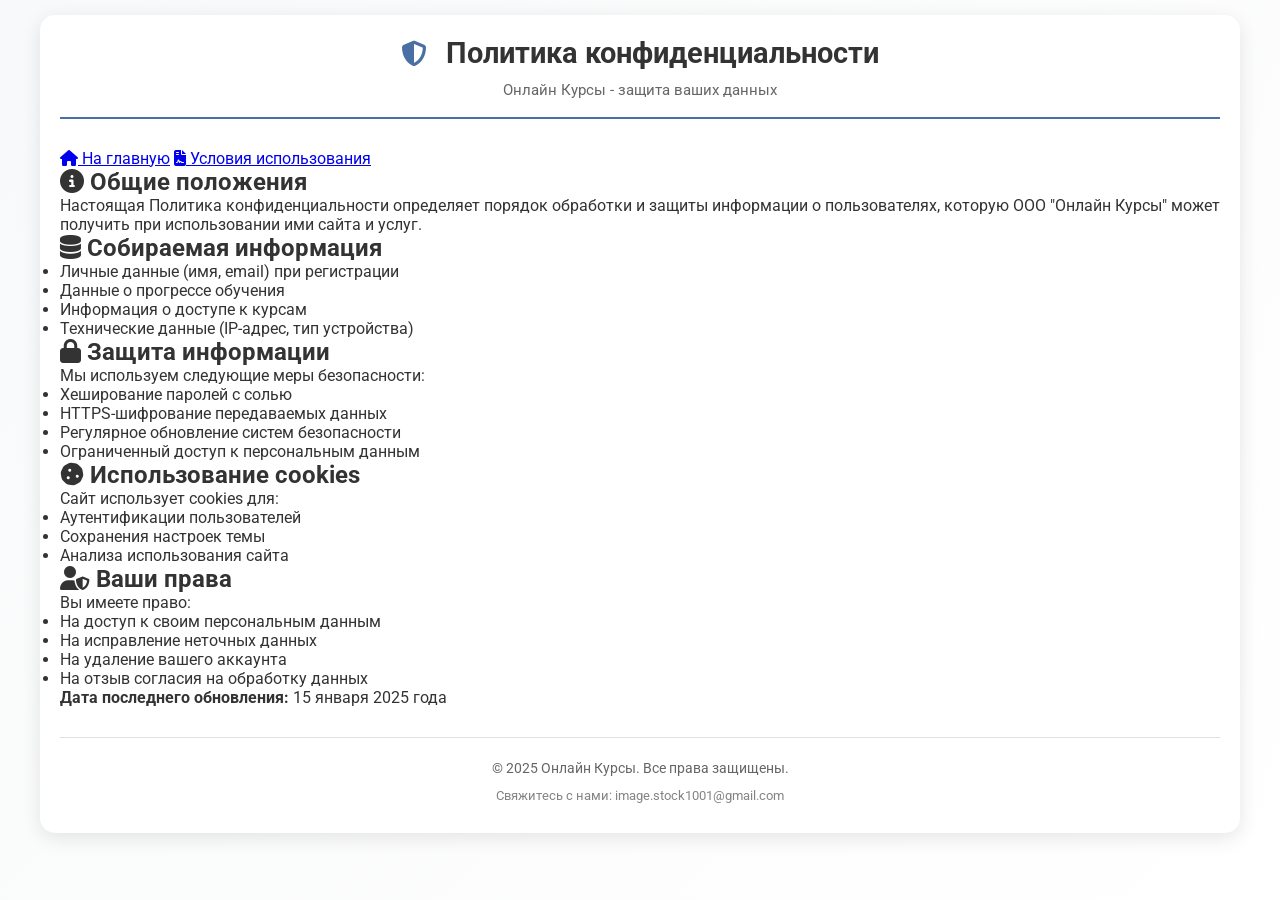
<file: privacy-policy.html>
<!DOCTYPE html>
<html lang="ru">
<head>
    <meta charset="UTF-8">
    <meta name="viewport" content="width=device-width, initial-scale=1.0">
    <title>Политика конфиденциальности | Онлайн Курсы</title>
    <link rel="stylesheet" href="style.css">
    <link rel="stylesheet" href="https://cdnjs.cloudflare.com/ajax/libs/font-awesome/6.4.0/css/all.min.css">
    <link href="https://fonts.googleapis.com/css2?family=Roboto:wght@300;400;500;700&display=swap" rel="stylesheet">
</head>
<body>
    <div class="container policy-container">
        <header>
            <h1><i class="fas fa-shield-alt"></i> Политика конфиденциальности</h1>
            <p class="subtitle">Онлайн Курсы - защита ваших данных</p>
        </header>

        <nav class="policy-nav">
            <a href="index.html"><i class="fas fa-home"></i> На главную</a>
            <a href="terms.html"><i class="fas fa-file-contract"></i> Условия использования</a>
        </nav>

        <main class="policy-content">
            <section class="policy-section">
                <h2><i class="fas fa-info-circle"></i> Общие положения</h2>
                <p>Настоящая Политика конфиденциальности определяет порядок обработки и защиты информации о пользователях, которую ООО "Онлайн Курсы" может получить при использовании ими сайта и услуг.</p>
            </section>

            <section class="policy-section">
                <h2><i class="fas fa-database"></i> Собираемая информация</h2>
                <ul>
                    <li>Личные данные (имя, email) при регистрации</li>
                    <li>Данные о прогрессе обучения</li>
                    <li>Информация о доступе к курсам</li>
                    <li>Технические данные (IP-адрес, тип устройства)</li>
                </ul>
            </section>

            <section class="policy-section">
                <h2><i class="fas fa-lock"></i> Защита информации</h2>
                <p>Мы используем следующие меры безопасности:</p>
                <ul>
                    <li>Хеширование паролей с солью</li>
                    <li>HTTPS-шифрование передаваемых данных</li>
                    <li>Регулярное обновление систем безопасности</li>
                    <li>Ограниченный доступ к персональным данным</li>
                </ul>
            </section>

            <section class="policy-section">
                <h2><i class="fas fa-cookie"></i> Использование cookies</h2>
                <p>Сайт использует cookies для:</p>
                <ul>
                    <li>Аутентификации пользователей</li>
                    <li>Сохранения настроек темы</li>
                    <li>Анализа использования сайта</li>
                </ul>
            </section>

            <section class="policy-section">
                <h2><i class="fas fa-user-shield"></i> Ваши права</h2>
                <p>Вы имеете право:</p>
                <ul>
                    <li>На доступ к своим персональным данным</li>
                    <li>На исправление неточных данных</li>
                    <li>На удаление вашего аккаунта</li>
                    <li>На отзыв согласия на обработку данных</li>
                </ul>
            </section>

            

            <div class="policy-footer">
                <p><strong>Дата последнего обновления:</strong> 15 января 2025 года</p>
            </div>
        </main>

        <footer>
            <p>© 2025 Онлайн Курсы. Все права защищены.</p>
            <p class="contact">Свяжитесь с нами: image.stock1001@gmail.com</p>
        </footer>
    </div>
</body>
</html>
</file>
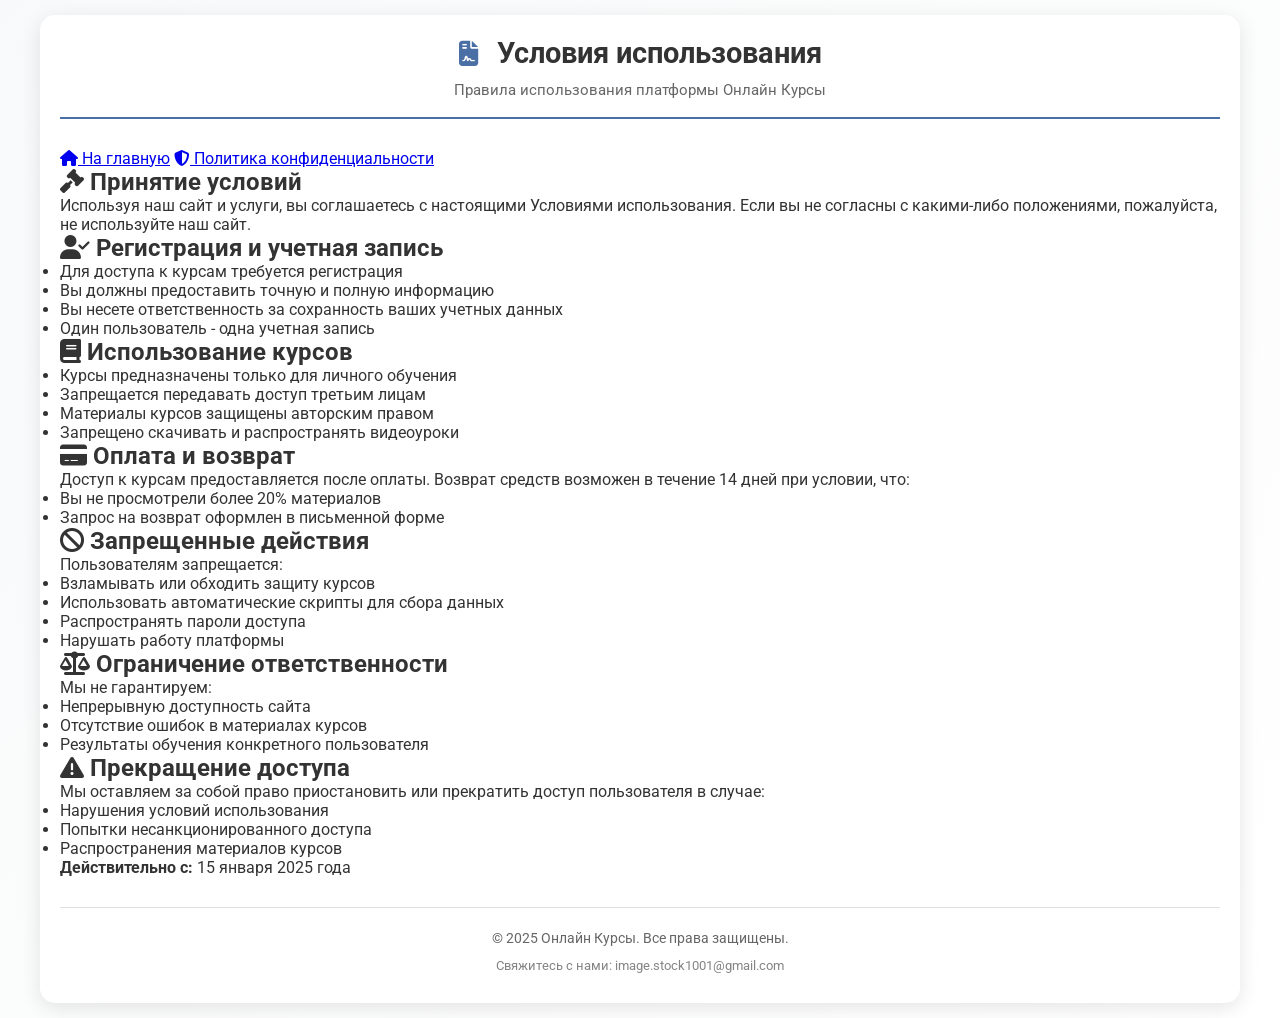
<file: terms.html>
<!DOCTYPE html>
<html lang="ru">
<head>
    <meta charset="UTF-8">
    <meta name="viewport" content="width=device-width, initial-scale=1.0">
    <title>Условия использования | Онлайн Курсы</title>
    <link rel="stylesheet" href="style.css">
    <link rel="stylesheet" href="https://cdnjs.cloudflare.com/ajax/libs/font-awesome/6.4.0/css/all.min.css">
    <link href="https://fonts.googleapis.com/css2?family=Roboto:wght@300;400;500;700&display=swap" rel="stylesheet">
</head>
<body>
    <div class="container policy-container">
        <header>
            <h1><i class="fas fa-file-contract"></i> Условия использования</h1>
            <p class="subtitle">Правила использования платформы Онлайн Курсы</p>
        </header>

        <nav class="policy-nav">
            <a href="index.html"><i class="fas fa-home"></i> На главную</a>
            <a href="privacy-policy.html"><i class="fas fa-shield-alt"></i> Политика конфиденциальности</a>
        </nav>

        <main class="policy-content">
            <section class="policy-section">
                <h2><i class="fas fa-gavel"></i> Принятие условий</h2>
                <p>Используя наш сайт и услуги, вы соглашаетесь с настоящими Условиями использования. Если вы не согласны с какими-либо положениями, пожалуйста, не используйте наш сайт.</p>
            </section>

            <section class="policy-section">
                <h2><i class="fas fa-user-check"></i> Регистрация и учетная запись</h2>
                <ul>
                    <li>Для доступа к курсам требуется регистрация</li>
                    <li>Вы должны предоставить точную и полную информацию</li>
                    <li>Вы несете ответственность за сохранность ваших учетных данных</li>
                    <li>Один пользователь - одна учетная запись</li>
                </ul>
            </section>

            <section class="policy-section">
                <h2><i class="fas fa-book"></i> Использование курсов</h2>
                <ul>
                    <li>Курсы предназначены только для личного обучения</li>
                    <li>Запрещается передавать доступ третьим лицам</li>
                    <li>Материалы курсов защищены авторским правом</li>
                    <li>Запрещено скачивать и распространять видеоуроки</li>
                </ul>
            </section>

            <section class="policy-section">
                <h2><i class="fas fa-credit-card"></i> Оплата и возврат</h2>
                <p>Доступ к курсам предоставляется после оплаты. Возврат средств возможен в течение 14 дней при условии, что:</p>
                <ul>
                    <li>Вы не просмотрели более 20% материалов</li>
                    <li>Запрос на возврат оформлен в письменной форме</li>
                </ul>
            </section>

            <section class="policy-section">
                <h2><i class="fas fa-ban"></i> Запрещенные действия</h2>
                <p>Пользователям запрещается:</p>
                <ul>
                    <li>Взламывать или обходить защиту курсов</li>
                    <li>Использовать автоматические скрипты для сбора данных</li>
                    <li>Распространять пароли доступа</li>
                    <li>Нарушать работу платформы</li>
                </ul>
            </section>

            <section class="policy-section">
                <h2><i class="fas fa-balance-scale"></i> Ограничение ответственности</h2>
                <p>Мы не гарантируем:</p>
                <ul>
                    <li>Непрерывную доступность сайта</li>
                    <li>Отсутствие ошибок в материалах курсов</li>
                    <li>Результаты обучения конкретного пользователя</li>
                </ul>
            </section>

            <section class="policy-section">
                <h2><i class="fas fa-exclamation-triangle"></i> Прекращение доступа</h2>
                <p>Мы оставляем за собой право приостановить или прекратить доступ пользователя в случае:</p>
                <ul>
                    <li>Нарушения условий использования</li>
                    <li>Попытки несанкционированного доступа</li>
                    <li>Распространения материалов курсов</li>
                </ul>
            </section>

            <div class="policy-footer">
                <p><strong>Действительно с:</strong> 15 января 2025 года</p>
            </div>
        </main>

        <footer>
            <p>© 2025 Онлайн Курсы. Все права защищены.</p>
            <p class="contact">Свяжитесь с нами: image.stock1001@gmail.com</p>
        </footer>
    </div>
</body>
</html>
</file>
<file: style.css>
/* ============================================================
   ОСНОВНЫЕ СТИЛИ
   ============================================================ */
* {
    margin: 0;
    padding: 0;
    box-sizing: border-box;
    -webkit-tap-highlight-color: transparent;
}

:root {
    --primary-color: #4a6fa5;
    --secondary-color: #ff416c;
    --background-color: #ffffff;
    --surface-color: #f8f9fa;
    --text-color: #333333;
    --text-secondary: #666666;
    --border-color: #e0e0e0;
    --shadow-color: rgba(0, 0, 0, 0.1);
    --card-background: #ffffff;
    --gradient-primary: linear-gradient(135deg, #6a11cb 0%, #2575fc 100%);
    --gradient-secondary: linear-gradient(135deg, #ff416c 0%, #ff4b2b 100%);
    --gradient-success: linear-gradient(135deg, #00b09b 0%, #96c93d 100%);
    --error-color: #dc3545;
    --success-color: #28a745;
    --warning-color: #ffc107;
    --info-color: #17a2b8;
}

[data-theme="dark"] {
    --primary-color: #5d8cc9;
    --secondary-color: #ff6b8b;
    --background-color: #1a1a2e;
    --surface-color: #252537;
    --text-color: #e0e0e0;
    --text-secondary: #b0b0b0;
    --border-color: #333344;
    --shadow-color: rgba(0, 0, 0, 0.3);
    --card-background: #2d2d44;
    --gradient-primary: linear-gradient(135deg, #7a1bd6 0%, #3a85ff 100%);
    --gradient-secondary: linear-gradient(135deg, #ff6b8b 0%, #ff6b52 100%);
    --gradient-success: linear-gradient(135deg, #00d0b0 0%, #a6d93d 100%);
    --error-color: #e74c3c;
    --success-color: #2ecc71;
    --warning-color: #f39c12;
    --info-color: #3498db;
}

body {
    font-family: 'Roboto', sans-serif;
    background: linear-gradient(135deg, var(--surface-color) 0%, var(--background-color) 100%);
    min-height: 100vh;
    padding: 15px;
    color: var(--text-color);
    -webkit-font-smoothing: antialiased;
    transition: background-color 0.3s ease, color 0.3s ease;
}

.container {
    max-width: 1200px;
    margin: 0 auto;
    background-color: var(--background-color);
    border-radius: 15px;
    box-shadow: 0 5px 20px var(--shadow-color);
    padding: 20px;
    position: relative;
    transition: background-color 0.3s ease, box-shadow 0.3s ease;
}

/* ============================================================
   ПЕРЕКЛЮЧАТЕЛЬ ТЕМЫ
   ============================================================ */
.theme-switcher {
    position: fixed;
    top: 20px;
    right: 20px;
    z-index: 1000;
}

.theme-toggle {
    width: 60px;
    height: 30px;
    background: var(--gradient-primary);
    border: none;
    border-radius: 30px;
    cursor: pointer;
    position: relative;
    display: flex;
    align-items: center;
    justify-content: space-between;
    padding: 0 8px;
    transition: all 0.3s ease;
    box-shadow: 0 3px 10px var(--shadow-color);
}

.theme-toggle i {
    font-size: 14px;
    color: white;
    z-index: 1;
    transition: opacity 0.3s ease;
}

.theme-toggle .fa-moon { opacity: 1; }
.theme-toggle .fa-sun { opacity: 0.5; }
[data-theme="dark"] .theme-toggle .fa-moon { opacity: 0.5; }
[data-theme="dark"] .theme-toggle .fa-sun { opacity: 1; }

.theme-ball {
    position: absolute;
    left: 4px;
    width: 22px;
    height: 22px;
    background: white;
    border-radius: 50%;
    transition: transform 0.3s ease;
    box-shadow: 0 2px 5px rgba(0, 0, 0, 0.2);
}

[data-theme="dark"] .theme-ball {
    transform: translateX(30px);
}

.theme-toggle:hover { transform: scale(1.05); }
.theme-toggle:active { transform: scale(0.95); }

/* ============================================================
   ЛИЧНЫЙ КАБИНЕТ
   ============================================================ */
.user-menu {
    position: fixed;
    top: 20px;
    left: 20px;
    z-index: 1000;
}

.user-menu-btn {
    background: var(--gradient-primary);
    color: white;
    border: none;
    border-radius: 50px;
    padding: 10px 20px;
    cursor: pointer;
    display: flex;
    align-items: center;
    gap: 10px;
    font-size: 1rem;
    font-weight: 500;
    transition: all 0.3s ease;
    box-shadow: 0 3px 10px var(--shadow-color);
}

.user-menu-btn:hover {
    transform: translateY(-2px);
    box-shadow: 0 5px 15px var(--shadow-color);
}

.user-menu-btn:active { transform: scale(0.95); }
.username-display { display: none; }

@media (min-width: 768px) {
    .username-display { display: inline; }
}

/* ============================================================
   ШАПКА
   ============================================================ */
header {
    text-align: center;
    margin-bottom: 30px;
    padding-bottom: 15px;
    border-bottom: 2px solid var(--primary-color);
    transition: border-color 0.3s ease;
}

header h1 {
    color: var(--text-color);
    font-size: 1.8rem;
    margin-bottom: 8px;
    line-height: 1.3;
    transition: color 0.3s ease;
}

header h1 i {
    color: var(--primary-color);
    margin-right: 12px;
    font-size: 1.6rem;
    transition: color 0.3s ease;
}

.subtitle {
    color: var(--text-secondary);
    font-size: 0.95rem;
    line-height: 1.4;
    transition: color 0.3s ease;
}

/* ============================================================
   АВТОРИЗАЦИЯ
   ============================================================ */
.auth-container {
    max-width: 500px;
    margin: 0 auto 40px;
    background: var(--surface-color);
    border-radius: 12px;
    padding: 30px;
    box-shadow: 0 5px 20px var(--shadow-color);
    transition: all 0.3s ease;
}

.auth-tabs {
    display: flex;
    margin-bottom: 25px;
    border-bottom: 2px solid var(--border-color);
}

.auth-tab {
    flex: 1;
    padding: 12px 20px;
    background: none;
    border: none;
    font-size: 1.1rem;
    font-weight: 500;
    color: var(--text-secondary);
    cursor: pointer;
    transition: all 0.3s ease;
    position: relative;
}

.auth-tab.active {
    color: var(--primary-color);
}

.auth-tab.active::after {
    content: '';
    position: absolute;
    bottom: -2px;
    left: 0;
    right: 0;
    height: 3px;
    background: var(--primary-color);
    border-radius: 3px 3px 0 0;
}

.auth-tab:hover:not(.active) { color: var(--text-color); }

.auth-form {
    display: none;
    animation: fadeIn 0.4s ease;
}

.auth-form.active { display: block; }

.auth-form h3 {
    margin-bottom: 25px;
    color: var(--text-color);
    display: flex;
    align-items: center;
    gap: 10px;
}

/* ============================================================
   ФОРМЫ
   ============================================================ */
.form-group {
    margin-bottom: 20px;
}

.form-group label {
    display: block;
    margin-bottom: 8px;
    font-weight: 500;
    color: var(--text-color);
    display: flex;
    align-items: center;
    gap: 8px;
}

.form-group input {
    width: 100%;
    padding: 14px 20px;
    font-size: 1rem;
    border: 2px solid var(--border-color);
    border-radius: 8px;
    background: var(--background-color);
    color: var(--text-color);
    transition: all 0.3s ease;
}

.form-group input:focus {
    outline: none;
    border-color: var(--primary-color);
    box-shadow: 0 0 0 3px rgba(74, 111, 165, 0.2);
}

.password-input-group {
    position: relative;
}

.password-input-group input {
    padding-right: 50px;
}

.toggle-password-btn {
    position: absolute;
    right: 10px;
    top: 50%;
    transform: translateY(-50%);
    background: none;
    border: none;
    color: var(--text-secondary);
    cursor: pointer;
    padding: 5px;
    font-size: 1.2rem;
    transition: color 0.3s ease;
}

.toggle-password-btn:hover { color: var(--primary-color); }

.auth-btn {
    width: 100%;
    padding: 16px;
    background: var(--gradient-primary);
    color: white;
    border: none;
    border-radius: 8px;
    font-size: 1.1rem;
    font-weight: 500;
    cursor: pointer;
    transition: all 0.3s ease;
    display: flex;
    align-items: center;
    justify-content: center;
    gap: 10px;
    margin-top: 10px;
}

.auth-btn:hover {
    transform: translateY(-2px);
    box-shadow: 0 5px 15px rgba(106, 17, 203, 0.3);
}

.auth-btn:active { transform: scale(0.98); }

.auth-switch {
    text-align: center;
    margin-top: 20px;
    color: var(--text-secondary);
}

.auth-switch a {
    color: var(--primary-color);
    text-decoration: none;
    font-weight: 500;
    transition: color 0.3s ease;
}

.auth-switch a:hover { text-decoration: underline; }

.error-message {
    background: rgba(220, 53, 69, 0.1);
    border: 1px solid var(--error-color);
    border-radius: 6px;
    padding: 12px 15px;
    margin-top: 15px;
    color: var(--error-color);
    display: none;
}

.error-message.active {
    display: block;
    animation: fadeIn 0.3s ease;
}

.success-message {
    background: rgba(40, 167, 69, 0.1);
    border: 1px solid var(--success-color);
    border-radius: 6px;
    padding: 12px 15px;
    margin-top: 15px;
    color: var(--success-color);
    display: none;
}

.success-message.active {
    display: block;
    animation: fadeIn 0.3s ease;
}

/* ============================================================
   ОСНОВНОЙ КОНТЕНТ
   ============================================================ */
.main-content {
    opacity: 1;
    transition: opacity 0.3s ease;
}

.main-content.hidden {
    opacity: 0;
    display: none;
}

.language-selector {
    display: flex;
    justify-content: center;
    gap: 15px;
    margin-bottom: 30px;
    flex-wrap: wrap;
}

.lang-btn {
    padding: 14px 20px;
    font-size: 1rem;
    border: none;
    border-radius: 50px;
    background: var(--gradient-primary);
    color: white;
    cursor: pointer;
    transition: all 0.3s ease;
    display: flex;
    align-items: center;
    justify-content: center;
    gap: 8px;
    box-shadow: 0 4px 12px rgba(106, 17, 203, 0.25);
    min-width: 140px;
    min-height: 54px;
    touch-action: manipulation;
    position: relative;
}

.lang-btn:active { transform: scale(0.98); }
.lang-btn:hover {
    transform: translateY(-2px);
    box-shadow: 0 6px 18px rgba(106, 17, 203, 0.35);
}

.lang-btn.active {
    background: var(--gradient-secondary);
    box-shadow: 0 4px 12px rgba(255, 65, 108, 0.25);
}

.lang-btn.active .lock-icon { display: none; }

.lock-icon {
    font-size: 0.9rem;
    opacity: 0.9;
}

.btn-text { font-weight: 500; }

/* ============================================================
   УРОКИ
   ============================================================ */
.lessons-container {
    background: var(--surface-color);
    border-radius: 12px;
    padding: 20px;
    margin-bottom: 25px;
    transition: background-color 0.3s ease;
}

.lessons-container h2 {
    color: var(--text-color);
    margin-bottom: 20px;
    text-align: center;
    font-size: 1.5rem;
    line-height: 1.3;
    padding: 0 10px;
    transition: color 0.3s ease;
}

.lessons-list {
    display: grid;
    grid-template-columns: repeat(auto-fill, minmax(280px, 1fr));
    gap: 16px;
}

.lesson-card {
    background: var(--card-background);
    border-radius: 10px;
    padding: 18px;
    box-shadow: 0 3px 8px var(--shadow-color);
    transition: all 0.3s ease;
    border-left: 5px solid var(--primary-color);
    cursor: pointer;
    display: flex;
    flex-direction: column;
    min-height: 140px;
    touch-action: manipulation;
    position: relative;
    -webkit-user-select: none;
    user-select: none;
}

.lesson-card:active { transform: scale(0.98); }
.lesson-card:hover {
    transform: translateY(-4px);
    box-shadow: 0 5px 15px var(--shadow-color);
}

.lesson-number {
    display: inline-flex;
    align-items: center;
    justify-content: center;
    background: var(--primary-color);
    color: white;
    width: 32px;
    height: 32px;
    border-radius: 50%;
    font-weight: bold;
    margin-bottom: 12px;
    font-size: 0.9rem;
    flex-shrink: 0;
}

.lesson-card h3 {
    color: var(--text-color);
    margin-bottom: 8px;
    font-size: 1.1rem;
    line-height: 1.4;
    flex-grow: 1;
    overflow: hidden;
    display: -webkit-box;
    -webkit-line-clamp: 2;
    -webkit-box-orient: vertical;
    transition: color 0.3s ease;
}

.lesson-card p {
    color: var(--text-secondary);
    font-size: 0.85rem;
    line-height: 1.4;
    margin-bottom: 12px;
    display: -webkit-box;
    -webkit-line-clamp: 2;
    -webkit-box-orient: vertical;
    overflow: hidden;
    transition: color 0.3s ease;
}

.lesson-meta {
    display: flex;
    justify-content: space-between;
    align-items: center;
    margin-top: auto;
    font-size: 0.85rem;
    color: var(--text-secondary);
    transition: color 0.3s ease;
}

.lesson-meta span {
    display: flex;
    align-items: center;
    gap: 5px;
}

.select-course-message {
    text-align: center;
    padding: 40px 20px;
    background: var(--surface-color);
    border-radius: 12px;
    border: 2px dashed var(--border-color);
}

.select-course-message i {
    font-size: 3rem;
    color: var(--primary-color);
    margin-bottom: 20px;
    display: block;
}

.select-course-message h3 {
    color: var(--text-color);
    margin-bottom: 15px;
    font-size: 1.5rem;
}

.select-course-message p {
    color: var(--text-secondary);
    font-size: 1rem;
    line-height: 1.5;
}

/* ============================================================
   ВИДЕО ПЛЕЕР
   ============================================================ */
.video-overlay {
    position: fixed;
    top: 0;
    left: 0;
    right: 0;
    bottom: 0;
    background: rgba(0, 0, 0, 0.7);
    z-index: 999;
    opacity: 0;
    transition: opacity 0.3s ease;
    pointer-events: none;
}

.video-overlay.active {
    opacity: 1;
    pointer-events: all;
}

.video-overlay.hidden { display: none; }

.video-player {
    position: fixed;
    top: 50%;
    left: 50%;
    transform: translate(-50%, -50%);
    background: var(--background-color);
    border-radius: 12px;
    padding: 0;
    box-shadow: 0 10px 40px rgba(0, 0, 0, 0.3);
    z-index: 1000;
    overflow: hidden;
    width: 90%;
    max-width: 900px;
    max-height: 90vh;
    display: flex;
    flex-direction: column;
    transition: opacity 0.3s ease, transform 0.3s ease;
}

.video-player.hidden {
    opacity: 0;
    transform: translate(-50%, -50%) scale(0.9);
    pointer-events: none;
}

.video-player:not(.hidden) {
    opacity: 1;
    transform: translate(-50%, -50%) scale(1);
    pointer-events: all;
}

.player-header {
    display: flex;
    justify-content: space-between;
    align-items: center;
    padding: 20px 20px 15px 20px;
    border-bottom: 1px solid var(--border-color);
    background: var(--background-color);
    position: sticky;
    top: 0;
    z-index: 10;
    flex-shrink: 0;
}

.player-header h3 {
    color: var(--text-color);
    font-size: 1.3rem;
    line-height: 1.4;
    margin-right: 15px;
    flex: 1;
    padding-right: 10px;
    margin: 0;
}

.close-btn {
    background: var(--secondary-color);
    color: white;
    border: none;
    width: 40px;
    height: 40px;
    border-radius: 50%;
    cursor: pointer;
    font-size: 1.2rem;
    display: flex;
    align-items: center;
    justify-content: center;
    transition: all 0.3s ease;
    flex-shrink: 0;
    touch-action: manipulation;
}

.close-btn:active { transform: scale(0.95); }
.close-btn:hover {
    background: var(--secondary-color);
    filter: brightness(1.1);
}

.video-wrapper {
    position: relative;
    padding-bottom: 56.25%;
    height: 0;
    background: #000;
    flex-shrink: 0;
}

.video-wrapper iframe {
    position: absolute;
    top: 0;
    left: 0;
    width: 100%;
    height: 100%;
    border: none;
}

.lesson-materials {
    background: var(--surface-color);
    padding: 20px;
    flex-shrink: 0;
}

.lesson-materials h4 {
    color: var(--text-color);
    margin-bottom: 15px;
    display: flex;
    align-items: center;
    gap: 10px;
    font-size: 1.1rem;
}

.notes-btn {
    display: inline-flex;
    align-items: center;
    justify-content: center;
    background: var(--gradient-success);
    color: white;
    padding: 14px 20px;
    border-radius: 50px;
    text-decoration: none;
    font-weight: 500;
    transition: all 0.3s ease;
    margin-bottom: 15px;
    box-shadow: 0 4px 12px rgba(0, 176, 155, 0.25);
    width: 100%;
    font-size: 0.95rem;
    touch-action: manipulation;
    gap: 8px;
}

.notes-btn:active { transform: scale(0.98); }
.notes-btn:hover {
    transform: translateY(-2px);
    box-shadow: 0 6px 16px rgba(0, 176, 155, 0.35);
}

.back-btn {
    background: #6c757d;
    color: white;
    border: none;
    padding: 14px 20px;
    border-radius: 50px;
    cursor: pointer;
    font-weight: 500;
    transition: all 0.3s ease;
    display: flex;
    align-items: center;
    justify-content: center;
    gap: 8px;
    width: 100%;
    font-size: 0.95rem;
    touch-action: manipulation;
}

.back-btn:active { transform: scale(0.98); }
.back-btn:hover {
    background: #5a6268;
    transform: translateY(-2px);
}

/* ============================================================
   МОДАЛЬНЫЕ ОКНА
   ============================================================ */
.password-modal,
.user-modal {
    position: fixed;
    top: 0;
    left: 0;
    right: 0;
    bottom: 0;
    background: rgba(0, 0, 0, 0.8);
    display: flex;
    align-items: center;
    justify-content: center;
    z-index: 2000;
    opacity: 0;
    transition: opacity 0.3s ease;
    pointer-events: none;
}

.password-modal.active,
.user-modal.active {
    opacity: 1;
    pointer-events: all;
}

.password-modal.hidden,
.user-modal.hidden { display: none; }

.modal-content {
    background: var(--background-color);
    border-radius: 12px;
    width: 90%;
    max-width: 500px;
    box-shadow: 0 10px 40px rgba(0, 0, 0, 0.3);
    overflow: hidden;
    transform: translateY(-20px);
    transition: transform 0.3s ease;
}

.password-modal.active .modal-content,
.user-modal.active .modal-content {
    transform: translateY(0);
}

.modal-header {
    padding: 20px 24px;
    border-bottom: 1px solid var(--border-color);
    display: flex;
    justify-content: space-between;
    align-items: center;
    background: var(--gradient-primary);
    color: white;
}

.modal-header h3 {
    margin: 0;
    font-size: 1.3rem;
    display: flex;
    align-items: center;
    gap: 10px;
}

.modal-body {
    padding: 24px;
    max-height: 70vh;
    overflow-y: auto;
}

.modal-body p {
    margin-bottom: 20px;
    color: var(--text-color);
    font-size: 1rem;
    line-height: 1.5;
}

#password-input {
    width: 100%;
    padding: 14px 50px 14px 20px;
    font-size: 1.1rem;
    border: 2px solid var(--border-color);
    border-radius: 8px;
    background: var(--surface-color);
    color: var(--text-color);
    transition: all 0.3s ease;
}

#password-input:focus {
    outline: none;
    border-color: var(--primary-color);
    box-shadow: 0 0 0 3px rgba(74, 111, 165, 0.2);
}

.password-hint {
    font-size: 0.9rem !important;
    color: var(--text-secondary) !important;
    margin-top: 10px !important;
    margin-bottom: 5px !important;
    opacity: 0.8;
}

.modal-footer {
    padding: 20px 24px;
    border-top: 1px solid var(--border-color);
    display: flex;
    justify-content: flex-end;
    gap: 15px;
}

.cancel-btn, .submit-btn {
    padding: 12px 24px;
    border: none;
    border-radius: 6px;
    font-size: 1rem;
    font-weight: 500;
    cursor: pointer;
    transition: all 0.3s ease;
}

.cancel-btn {
    background: var(--surface-color);
    color: var(--text-color);
}

.cancel-btn:hover { background: var(--border-color); }

.submit-btn {
    background: var(--gradient-success);
    color: white;
}

.submit-btn:hover {
    transform: translateY(-2px);
    box-shadow: 0 4px 12px rgba(0, 176, 155, 0.25);
}

/* ============================================================
   ЛИЧНЫЙ КАБИНЕТ (МОДАЛЬНОЕ ОКНО)
   ============================================================ */
.user-info {
    display: flex;
    align-items: center;
    gap: 20px;
    margin-bottom: 25px;
    padding-bottom: 20px;
    border-bottom: 1px solid var(--border-color);
}

.user-avatar {
    font-size: 4rem;
    color: var(--primary-color);
}

.user-details h4 {
    margin: 0 0 5px 0;
    font-size: 1.4rem;
    color: var(--text-color);
}

.user-details p {
    margin: 0 0 5px 0;
    color: var(--text-secondary);
}

.user-reg-date {
    font-size: 0.9rem !important;
    opacity: 0.8;
}

.trial-period {
    margin-bottom: 25px;
    padding-bottom: 20px;
    border-bottom: 1px solid var(--border-color);
}

.trial-period h4 {
    margin-bottom: 10px;
    display: flex;
    align-items: center;
    gap: 10px;
    color: var(--text-color);
}

.trial-description {
    color: var(--text-secondary);
    font-size: 0.9rem;
    margin-bottom: 15px;
    line-height: 1.4;
}

.trial-buttons {
    display: flex;
    flex-direction: column;
    gap: 12px;
}

@media (min-width: 481px) {
    .trial-buttons { flex-direction: row; }
}

.trial-btn {
    flex: 1;
    padding: 12px 20px;
    background: var(--gradient-primary);
    color: white;
    border: none;
    border-radius: 8px;
    font-size: 1rem;
    font-weight: 500;
    cursor: pointer;
    transition: all 0.3s ease;
    display: flex;
    align-items: center;
    justify-content: center;
    gap: 10px;
    box-shadow: 0 4px 12px rgba(106, 17, 203, 0.25);
}

.trial-btn:hover {
    transform: translateY(-2px);
    box-shadow: 0 6px 18px rgba(106, 17, 203, 0.35);
}

.trial-btn:active { transform: scale(0.98); }
.trial-btn i { font-size: 1.2rem; }

.user-progress {
    margin-bottom: 25px;
    padding-bottom: 20px;
    border-bottom: 1px solid var(--border-color);
}

.user-progress h4,
.user-access h4 {
    margin-bottom: 15px;
    display: flex;
    align-items: center;
    gap: 10px;
    color: var(--text-color);
}

.progress-stats {
    display: flex;
    flex-direction: column;
    gap: 15px;
}

.progress-stat {
    display: flex;
    flex-direction: column;
    gap: 8px;
}

.stat-label {
    display: flex;
    justify-content: space-between;
    font-size: 0.95rem;
    color: var(--text-color);
}

.stat-value {
    font-weight: 500;
    color: var(--primary-color);
}

.stat-bar {
    height: 8px;
    background: var(--surface-color);
    border-radius: 4px;
    overflow: hidden;
}

.stat-progress {
    height: 100%;
    background: var(--gradient-primary);
    border-radius: 4px;
    transition: width 0.5s ease;
}

.access-list {
    display: flex;
    flex-direction: column;
    gap: 15px;
}

.access-item {
    display: flex;
    align-items: center;
    gap: 15px;
    padding: 12px 15px;
    background: var(--surface-color);
    border-radius: 8px;
    border-left: 4px solid var(--border-color);
}

.access-item i {
    font-size: 1.2rem;
    color: var(--primary-color);
    width: 24px;
}

.access-item span:first-of-type {
    flex: 1;
    color: var(--text-color);
}

.access-status {
    font-weight: 500;
    padding: 4px 12px;
    border-radius: 20px;
    font-size: 0.9rem;
}

.access-status:not([class*="unlocked"]) {
    background: rgba(220, 53, 69, 0.1);
    color: var(--error-color);
}

.access-status.unlocked {
    background: rgba(40, 167, 69, 0.1);
    color: var(--success-color);
}

.logout-btn {
    background: var(--gradient-secondary);
    color: white;
    border: none;
    padding: 12px 24px;
    border-radius: 6px;
    font-size: 1rem;
    font-weight: 500;
    cursor: pointer;
    transition: all 0.3s ease;
    display: flex;
    align-items: center;
    justify-content: center;
    gap: 10px;
    width: 100%;
}

.logout-btn:hover {
    transform: translateY(-2px);
    box-shadow: 0 4px 12px rgba(255, 65, 108, 0.25);
}

.logout-btn:active { transform: scale(0.98); }

/* ============================================================
   ПРОБНЫЙ РЕЖИМ
   ============================================================ */
.lesson-card.trial-available { border-left-color: var(--warning-color); }
.lesson-card.trial-available .lesson-number { background: var(--warning-color); }

.lesson-card.trial-locked {
    opacity: 0.6;
    filter: grayscale(0.5);
    cursor: not-allowed;
    pointer-events: none;
}

.lesson-card.trial-locked .lesson-number { background: var(--text-secondary); }
.lesson-card.trial-locked h3,
.lesson-card.trial-locked p,
.lesson-card.trial-locked .lesson-meta { color: var(--text-secondary); }

.trial-badge {
    display: inline-block;
    background: var(--warning-color);
    color: white;
    font-size: 0.7rem;
    padding: 2px 8px;
    border-radius: 10px;
    margin-left: 8px;
    font-weight: 500;
    vertical-align: middle;
}

.trial-message {
    text-align: center;
    padding: 15px;
    background: rgba(255, 193, 7, 0.1);
    border: 1px solid var(--warning-color);
    border-radius: 8px;
    margin-bottom: 20px;
    color: var(--text-color);
}

.trial-message i {
    color: var(--warning-color);
    margin-right: 8px;
}

/* ============================================================
   ПОДВАЛ
   ============================================================ */
footer {
    text-align: center;
    margin-top: 30px;
    padding-top: 20px;
    border-top: 1px solid var(--border-color);
    color: var(--text-secondary);
    font-size: 0.85rem;
    line-height: 1.5;
    transition: color 0.3s ease, border-color 0.3s ease;
}

footer p { margin-bottom: 8px; }
.contact {
    font-size: 0.8rem;
    opacity: 0.8;
}
.admin-hint {
    font-size: 0.75rem;
    opacity: 0.6;
    margin-top: 15px !important;
}

.admin-link {
    color: var(--text-secondary);
    text-decoration: none;
    font-size: 0.8rem;
    opacity: 0.5;
    transition: opacity 0.3s ease;
    display: inline-block;
    margin-top: 10px;
}

.admin-link:hover {
    opacity: 1;
    color: var(--primary-color);
}

/* ============================================================
   ИНДИКАТОР ЗАГРУЗКИ
   ============================================================ */
.loading-overlay {
    position: fixed;
    top: 0;
    left: 0;
    right: 0;
    bottom: 0;
    background: rgba(0, 0, 0, 0.5);
    z-index: 99999;
    display: none;
    align-items: center;
    justify-content: center;
    backdrop-filter: blur(4px);
}

.loading-overlay.active {
    display: flex;
}

.loading-spinner {
    width: 50px;
    height: 50px;
    border: 4px solid rgba(255, 255, 255, 0.3);
    border-top-color: #fff;
    border-radius: 50%;
    animation: spin 0.8s linear infinite;
}

/* ============================================================
   АНИМАЦИИ
   ============================================================ */
@keyframes fadeIn {
    from { opacity: 0; transform: translateY(15px); }
    to { opacity: 1; transform: translateY(0); }
}

@keyframes modalSlideIn {
    from { opacity: 0; transform: translate(-50%, -50%) scale(0.9); }
    to { opacity: 1; transform: translate(-50%, -50%) scale(1); }
}

@keyframes shake {
    0%, 100% { transform: translateX(0); }
    10%, 30%, 50%, 70%, 90% { transform: translateX(-5px); }
    20%, 40%, 60%, 80% { transform: translateX(5px); }
}

@keyframes spin {
    to { transform: rotate(360deg); }
}

.lesson-card { animation: fadeIn 0.4s ease forwards; }
.video-player:not(.hidden) { animation: modalSlideIn 0.3s ease-out; }
.shake { animation: shake 0.5s ease-in-out; }

/* ============================================================
   АДАПТИВНОСТЬ
   ============================================================ */
@media (max-width: 480px) {
    .container { padding: 15px; border-radius: 12px; }
    .theme-switcher { top: 10px; right: 10px; }
    .theme-toggle { width: 50px; height: 26px; }
    .theme-ball { width: 20px; height: 20px; }
    [data-theme="dark"] .theme-ball { transform: translateX(24px); }
    .user-menu { top: 10px; left: 10px; }
    .user-menu-btn { padding: 8px 15px; font-size: 0.9rem; }
    header h1 { font-size: 1.6rem; margin-top: 40px; }
    .subtitle { font-size: 0.9rem; }
    .auth-container { padding: 20px 15px; margin-bottom: 30px; }
    .auth-tab { padding: 10px 15px; font-size: 1rem; }
    .language-selector { flex-direction: column; align-items: stretch; gap: 12px; }
    .lang-btn { width: 100%; min-width: auto; justify-content: center; padding: 16px 20px; }
    .lessons-container { padding: 15px; }
    .lessons-container h2 { font-size: 1.3rem; margin-bottom: 15px; }
    .lessons-list { grid-template-columns: 1fr; gap: 12px; }
    .lesson-card { padding: 16px; min-height: 130px; }
    .lesson-card h3 { font-size: 1rem; }
    .modal-content { width: 95%; margin: 10px; }
    .modal-header, .modal-body, .modal-footer { padding: 15px; }
    .user-info { flex-direction: column; text-align: center; gap: 15px; }
    .user-avatar { font-size: 3rem; }
    .video-player { width: 95%; border-radius: 8px; }
    .player-header { padding: 15px 15px 10px 15px; }
    .player-header h3 { font-size: 1.1rem; }
    .close-btn { width: 36px; height: 36px; }
    .lesson-materials { padding: 15px; }
    .notes-btn, .back-btn { padding: 12px 16px; font-size: 0.9rem; }
    footer { font-size: 0.8rem; margin-top: 20px; }
}

@media (min-width: 481px) and (max-width: 768px) {
    .container { padding: 20px; }
    header h1 { font-size: 2rem; }
    .lessons-list { grid-template-columns: repeat(auto-fill, minmax(240px, 1fr)); gap: 15px; }
    .lang-btn { padding: 16px 24px; font-size: 1.1rem; }
}

@media (hover: none) and (pointer: coarse) {
    .lesson-card:hover { transform: none; }
    .lang-btn:hover, .notes-btn:hover, .back-btn:hover, .auth-btn:hover { transform: none; }
    .lesson-card:active { background-color: var(--surface-color); }
}
</file>
